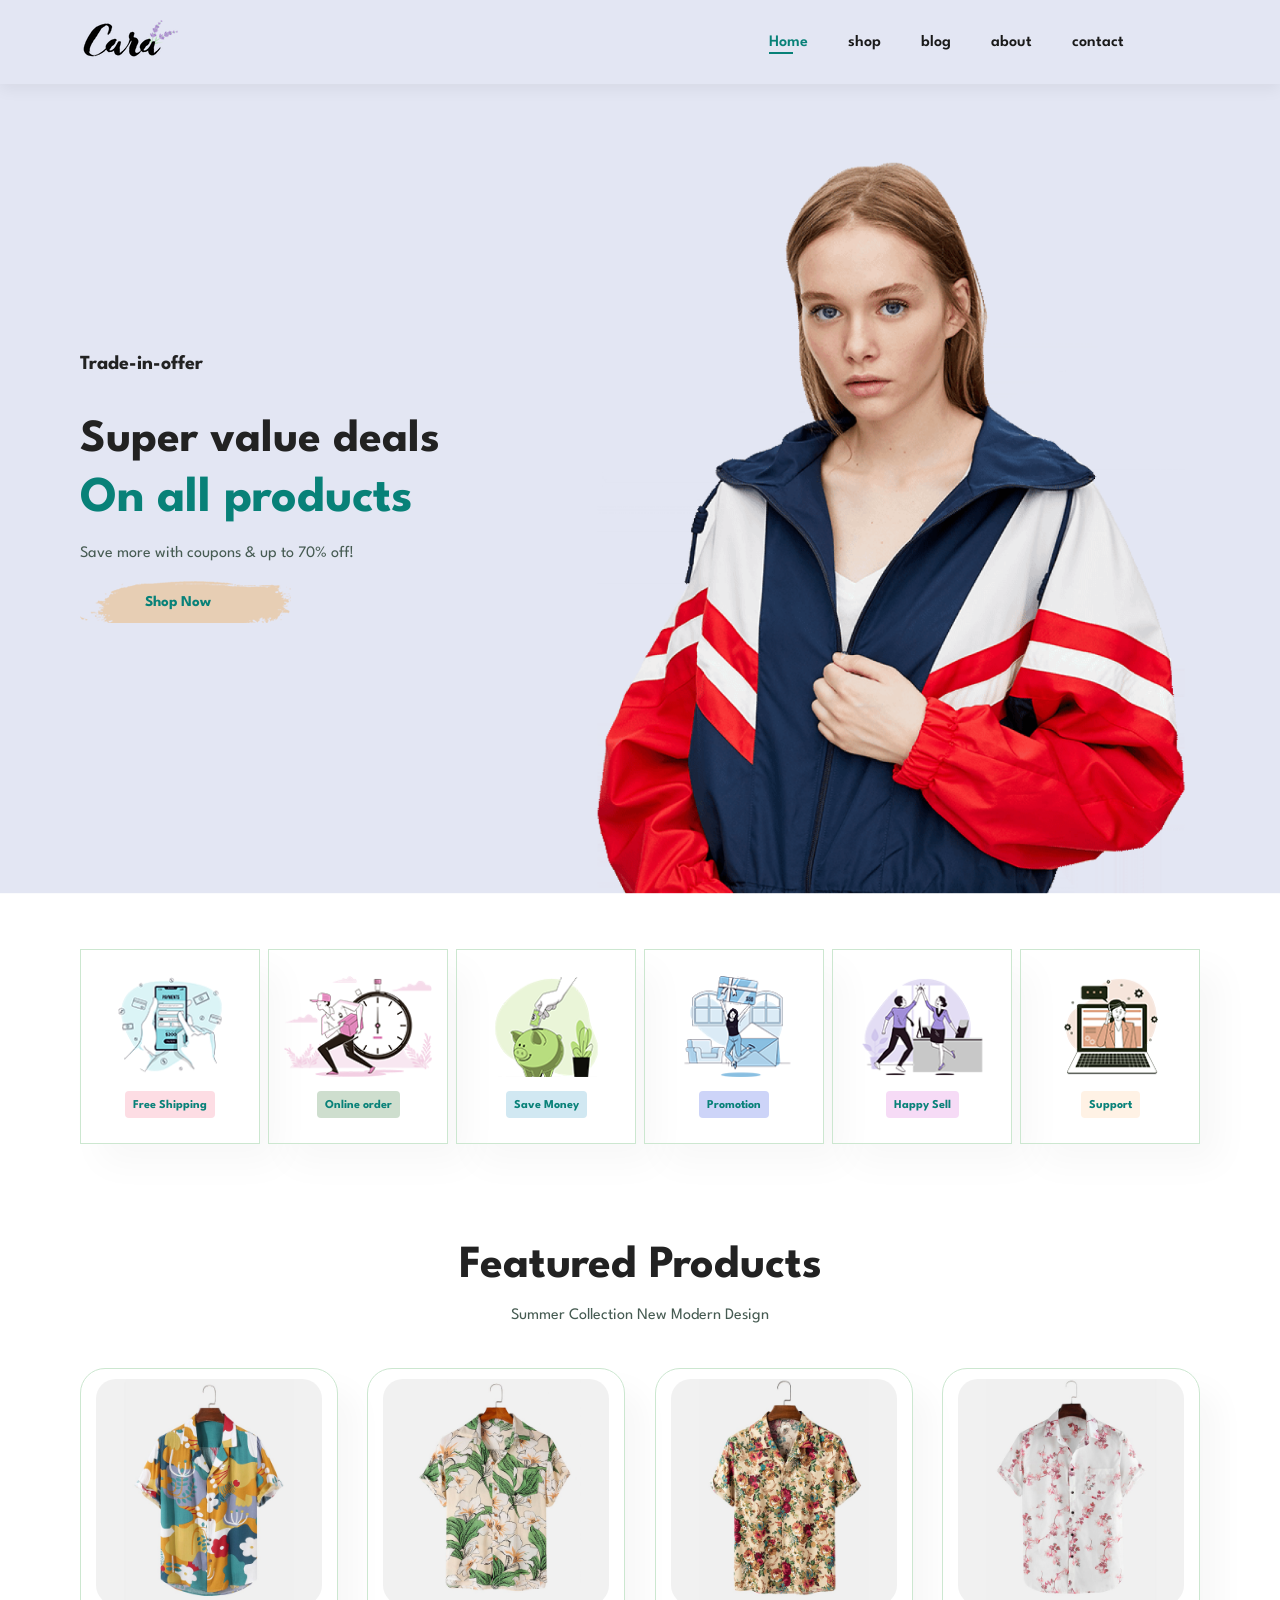
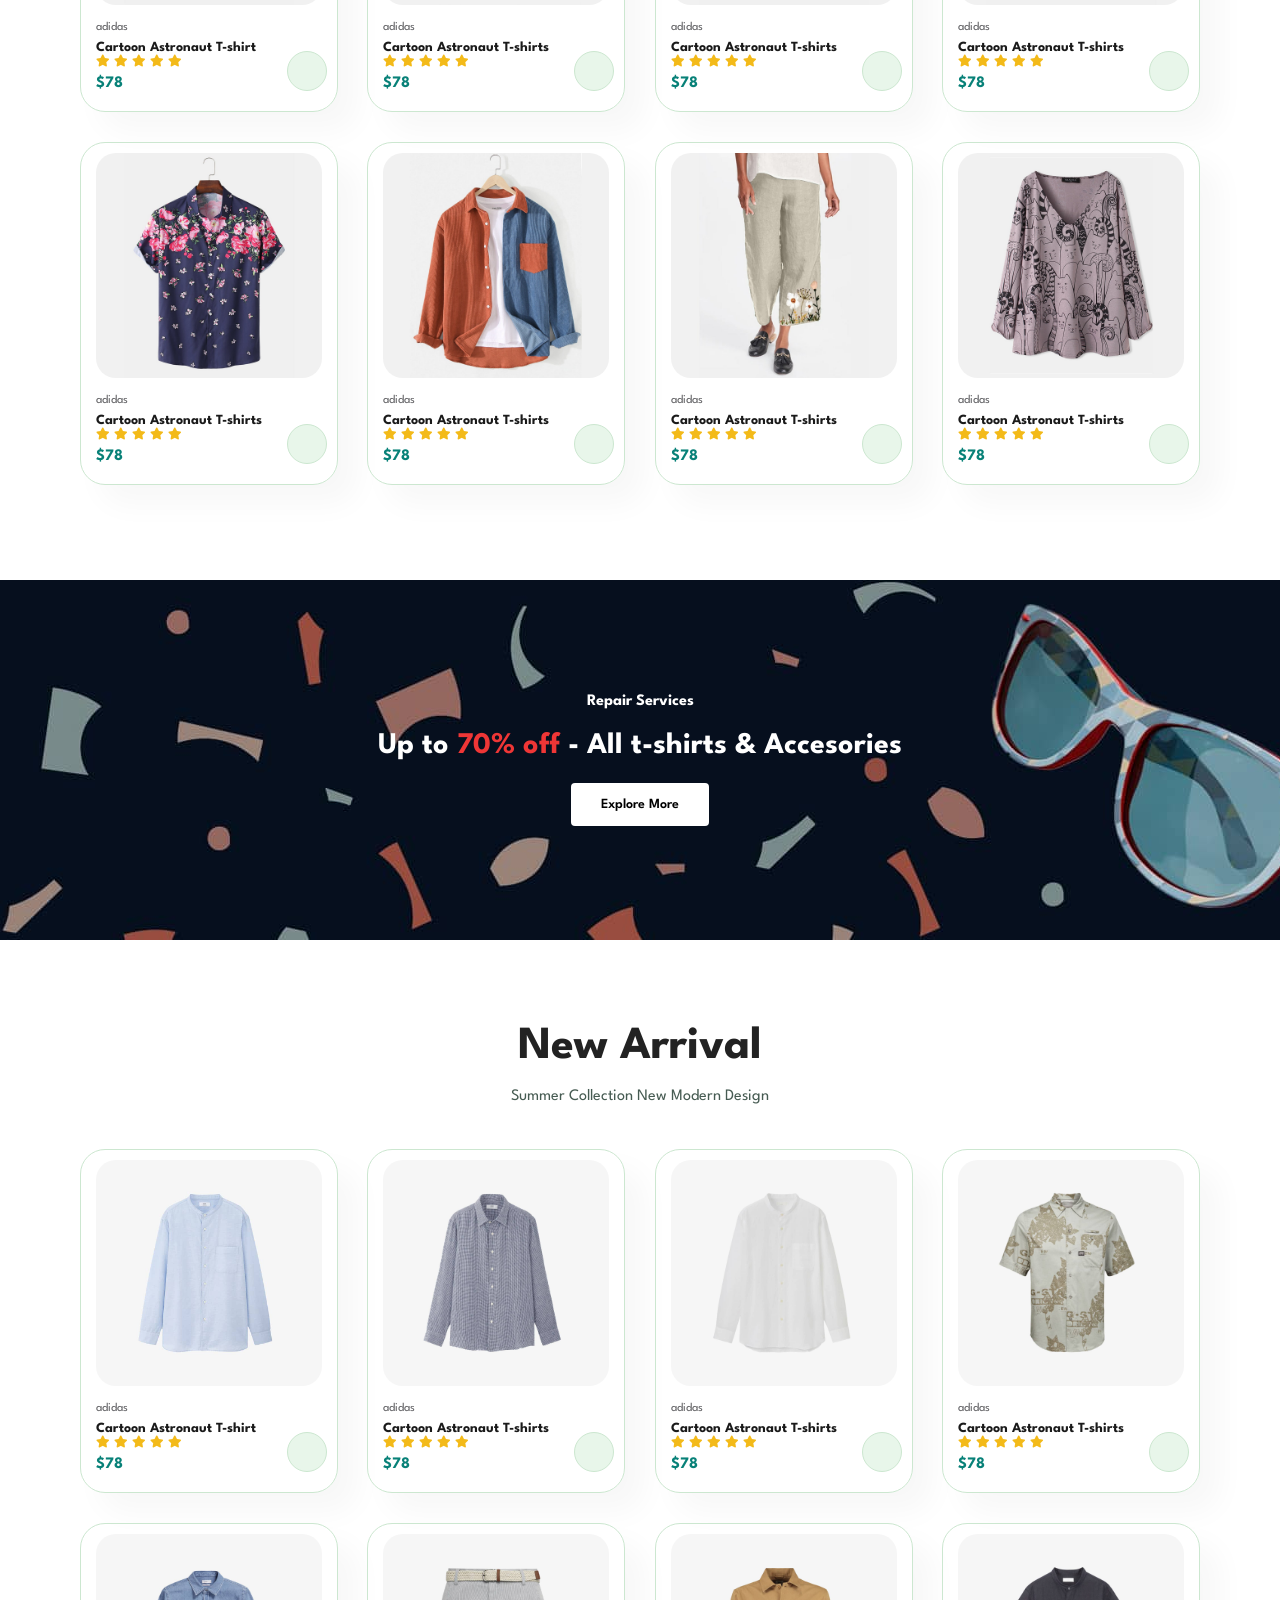
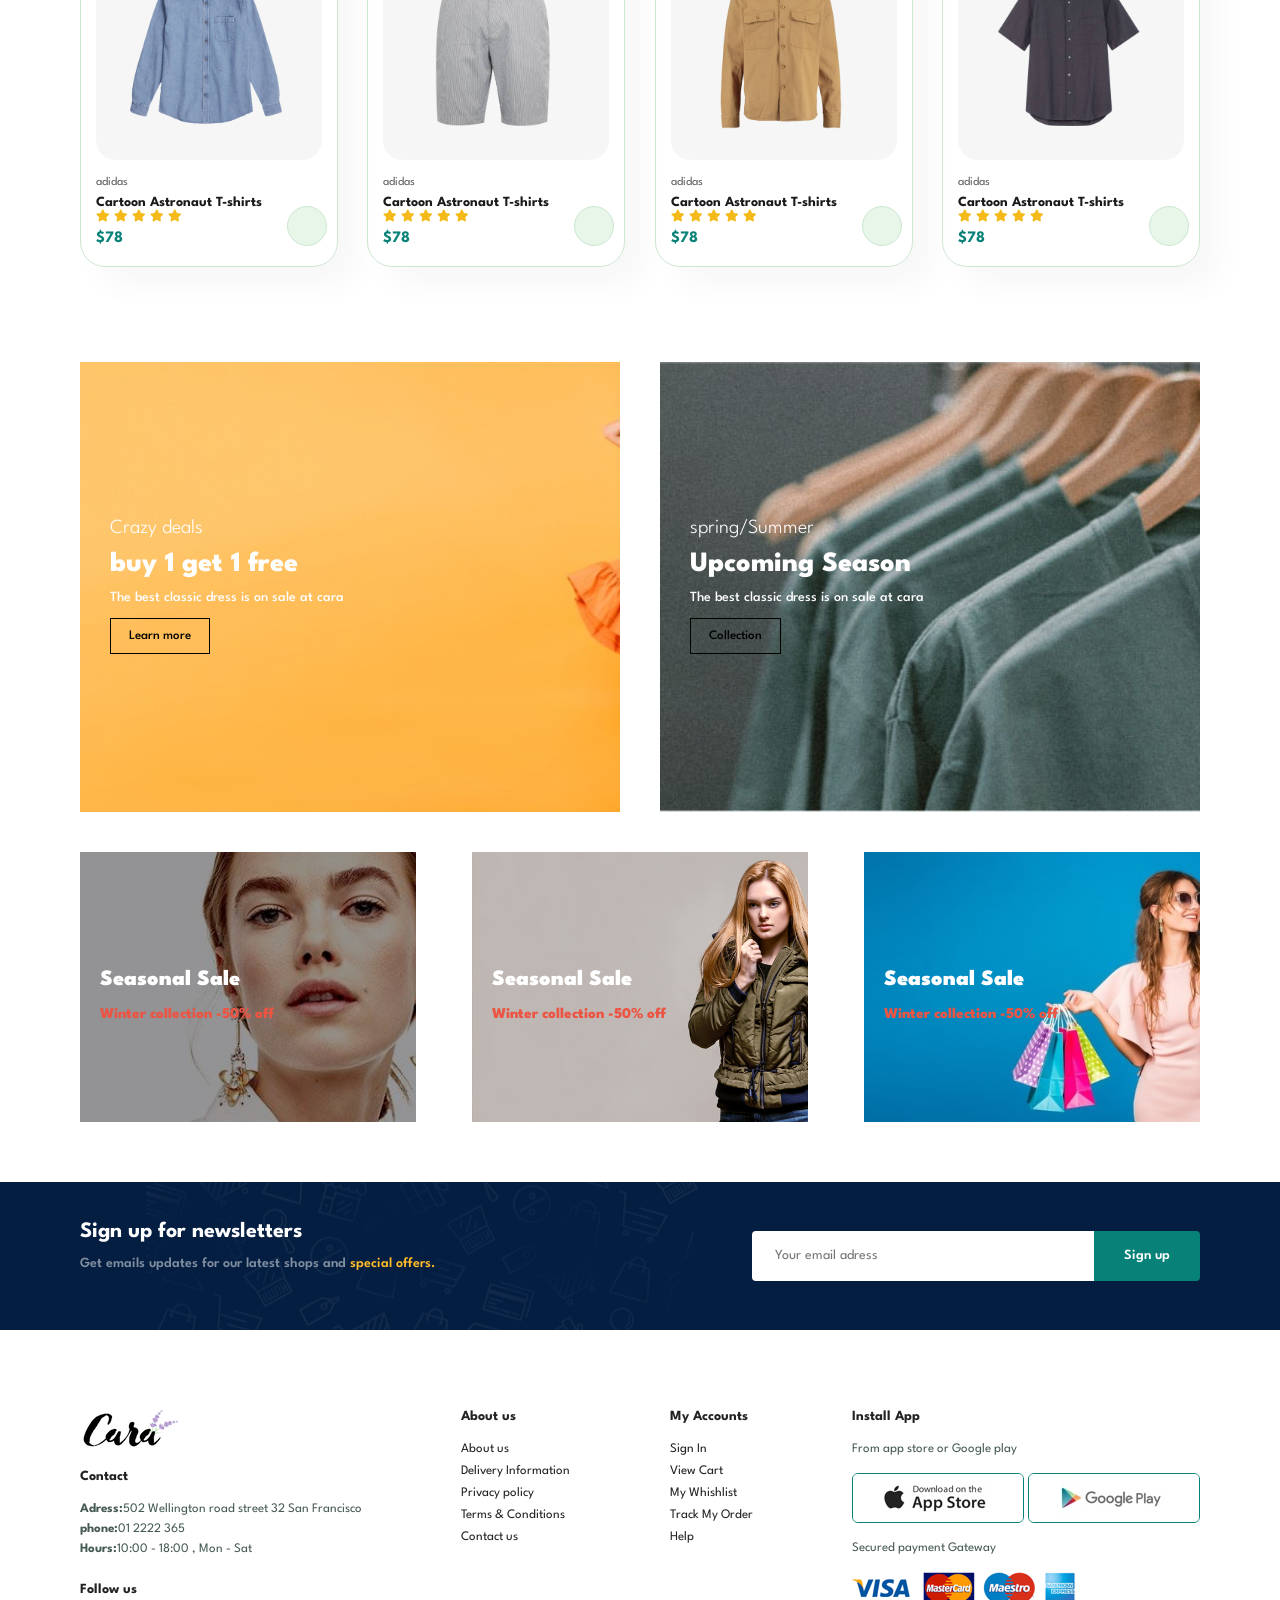
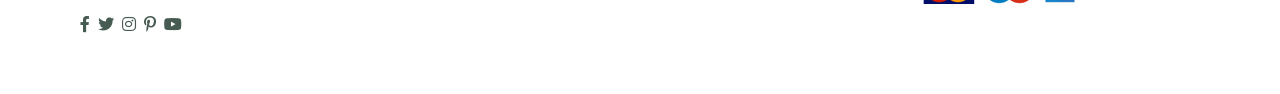
<file: index.html>
<!DOCTYPE html>
<html lang="en">
<head>
    <meta charset="UTF-8">
    <meta name="viewport" content="width=device-width, initial-scale=1.0">
    <title>Document</title>
    <link rel="stylesheet" href="style.css">
    <link rel="stylesheet" href="https://pro.fontawesome.com/releases/v5.10.0/css/all.css" />

</head>
<body>
    <section id="header">
        <a href="#"><img src="images/logo.png" class="logo" alt=""></a>
        <div >
            <ul id="navbar">
                <li><a href="index.html" class="active">Home</a></li>
                <li><a href="shop.html">shop</a></li>
                <li><a href="blog.html">blog</a></li>
                <li><a href="about.html">about</a></li>
                <li><a href="contact.html">contact</a></li>
                <li><a href="cart.html"> <i class="far fa-shopping-bag"></i></a></li>
            </ul>
        </div>
    </section>
    <section id="hero">
        <h4>Trade-in-offer</h4>
        <h2>Super value deals</h2>
        <h1>On all products</h1>
        <p>Save more with coupons & up to 70% off!</p>
        <button>Shop Now</button>
    </section>

    <section id="feature" class="section-p1">
        <div class="fe-box">
            <img src="images/features/f1.png" alt="">
            <h6>Free Shipping</h6>
        </div>
        <div class="fe-box">
            <img src="images/features/f2.png" alt="">
            <h6>Online order</h6>
        </div>
        <div class="fe-box">
            <img src="images/features/f3.png" alt="">
            <h6>Save Money</h6>
        </div>
        <div class="fe-box">
            <img src="images/features/f4.png" alt="">
            <h6>Promotion</h6>
        </div>
        <div class="fe-box">
            <img src="images/features/f5.png" alt="">
            <h6>Happy Sell</h6>
        </div>
        <div class="fe-box">
            <img src="images/features/f6.png" alt="">
            <h6>Support</h6>
        </div>
    </section>

    <section id="product1" class="section-p1">
        <h2>Featured Products</h2>
        <p>Summer Collection New Modern Design</p>
        <div class="pro-container">
            <div class="pro">
                <img src="images/products/f1.jpg" alt="">
                <div class="des">
                    <span>adidas</span>
                    <h5>Cartoon Astronaut T-shirt</h5>
                    <div class="star">
                        <i class="fas fa-star"></i>
                        <i class="fas fa-star"></i>
                        <i class="fas fa-star"></i>
                        <i class="fas fa-star"></i>
                        <i class="fas fa-star"></i>
                    </div>
                    <h4>$78</h4>
                </div>
                <a href="#"><i class="fas fa-shopping-cart cart"></i></a>
            </div>
            <div class="pro">
                <img src="images/products/f2.jpg" alt="">
                <div class="des">
                    <span>adidas</span>
                    <h5>Cartoon Astronaut T-shirts</h5>
                    <div class="star">
                        <i class="fas fa-star"></i>
                        <i class="fas fa-star"></i>
                        <i class="fas fa-star"></i>
                        <i class="fas fa-star"></i>
                        <i class="fas fa-star"></i>
                    </div>
                    <h4>$78</h4>
                </div>
                <a href="#"><i class="fas fa-shopping-cart cart"></i></a>
            </div>
             <div class="pro">
                <img src="images/products/f3.jpg" alt="">
                <div class="des">
                    <span>adidas</span>
                    <h5>Cartoon Astronaut T-shirts</h5>
                    <div class="star">
                        <i class="fas fa-star"></i>
                        <i class="fas fa-star"></i>
                        <i class="fas fa-star"></i>
                        <i class="fas fa-star"></i>
                        <i class="fas fa-star"></i>
                    </div>
                    <h4>$78</h4>
                </div>
                <a href="#"><i class="fas fa-shopping-cart cart"></i></a>
            </div>
             <div class="pro">
                <img src="images/products/f4.jpg" alt="">
                <div class="des">
                    <span>adidas</span>
                    <h5>Cartoon Astronaut T-shirts</h5>
                    <div class="star">
                        <i class="fas fa-star"></i>
                        <i class="fas fa-star"></i>
                        <i class="fas fa-star"></i>
                        <i class="fas fa-star"></i>
                        <i class="fas fa-star"></i>
                    </div>
                    <h4>$78</h4>
                </div>
                <a href="#"><i class="fas fa-shopping-cart cart"></i></a>
            </div>
             <div class="pro">
                <img src="images/products/f5.jpg" alt="">
                <div class="des">
                    <span>adidas</span>
                    <h5>Cartoon Astronaut T-shirts</h5>
                    <div class="star">
                        <i class="fas fa-star"></i>
                        <i class="fas fa-star"></i>
                        <i class="fas fa-star"></i>
                        <i class="fas fa-star"></i>
                        <i class="fas fa-star"></i>
                    </div>
                    <h4>$78</h4>
                </div>
                <a href="#"><i class="fas fa-shopping-cart cart"></i></a>
            </div>
             <div class="pro">
                <img src="images/products/f6.jpg" alt="">
                <div class="des">
                    <span>adidas</span>
                    <h5>Cartoon Astronaut T-shirts</h5>
                    <div class="star">
                        <i class="fas fa-star"></i>
                        <i class="fas fa-star"></i>
                        <i class="fas fa-star"></i>
                        <i class="fas fa-star"></i>
                        <i class="fas fa-star"></i>
                    </div>
                    <h4>$78</h4>
                </div>
                <a href="#"><i class="fas fa-shopping-cart cart"></i></a>
            </div> 
            <div class="pro">
                <img src="images/products/f7.jpg" alt="">
                <div class="des">
                    <span>adidas</span>
                    <h5>Cartoon Astronaut T-shirts</h5>
                    <div class="star">
                        <i class="fas fa-star"></i>
                        <i class="fas fa-star"></i>
                        <i class="fas fa-star"></i>
                        <i class="fas fa-star"></i>
                        <i class="fas fa-star"></i>
                    </div>
                    <h4>$78</h4>
                </div>
                <a href="#"><i class="fas fa-shopping-cart cart"></i></a>
            </div>
             <div class="pro">
                <img src="images/products/f8.jpg" alt="">
                <div class="des">
                    <span>adidas</span>
                    <h5>Cartoon Astronaut T-shirts</h5>
                    <div class="star">
                        <i class="fas fa-star"></i>
                        <i class="fas fa-star"></i>
                        <i class="fas fa-star"></i>
                        <i class="fas fa-star"></i>
                        <i class="fas fa-star"></i>
                    </div>
                    <h4>$78</h4>
                </div>
                <a href="#"><i class="fas fa-shopping-cart cart"></i></a>
            </div>
            </div> 
        
    </section>
    <section id="banner" class="section-m1" >
        <h4>Repair Services</h4>
        <h2>Up to <span>70% off</span> - All t-shirts & Accesories</h2>
        <button class="normal">Explore More</button>

    </section>

    <section id="product1" class="section-p1">
        <h2>New Arrival</h2>
        <p>Summer Collection New Modern Design</p>
        <div class="pro-container">
            <div class="pro">
                <img src="images/products/n1.jpg" alt="">
                <div class="des">
                    <span>adidas</span>
                    <h5>Cartoon Astronaut T-shirt</h5>
                    <div class="star">
                        <i class="fas fa-star"></i>
                        <i class="fas fa-star"></i>
                        <i class="fas fa-star"></i>
                        <i class="fas fa-star"></i>
                        <i class="fas fa-star"></i>
                    </div>
                    <h4>$78</h4>
                </div>
                <a href="#"><i class="fas fa-shopping-cart cart"></i></a>
            </div>
            <div class="pro">
                <img src="images/products/n2.jpg" alt="">
                <div class="des">
                    <span>adidas</span>
                    <h5>Cartoon Astronaut T-shirts</h5>
                    <div class="star">
                        <i class="fas fa-star"></i>
                        <i class="fas fa-star"></i>
                        <i class="fas fa-star"></i>
                        <i class="fas fa-star"></i>
                        <i class="fas fa-star"></i>
                    </div>
                    <h4>$78</h4>
                </div>
                <a href="#"><i class="fas fa-shopping-cart cart"></i></a>
            </div>
             <div class="pro">
                <img src="images/products/n3.jpg" alt="">
                <div class="des">
                    <span>adidas</span>
                    <h5>Cartoon Astronaut T-shirts</h5>
                    <div class="star">
                        <i class="fas fa-star"></i>
                        <i class="fas fa-star"></i>
                        <i class="fas fa-star"></i>
                        <i class="fas fa-star"></i>
                        <i class="fas fa-star"></i>
                    </div>
                    <h4>$78</h4>
                </div>
                <a href="#"><i class="fas fa-shopping-cart cart"></i></a>
            </div>
             <div class="pro">
                <img src="images/products/n4.jpg" alt="">
                <div class="des">
                    <span>adidas</span>
                    <h5>Cartoon Astronaut T-shirts</h5>
                    <div class="star">
                        <i class="fas fa-star"></i>
                        <i class="fas fa-star"></i>
                        <i class="fas fa-star"></i>
                        <i class="fas fa-star"></i>
                        <i class="fas fa-star"></i>
                    </div>
                    <h4>$78</h4>
                </div>
                <a href="#"><i class="fas fa-shopping-cart cart"></i></a>
            </div>
             <div class="pro">
                <img src="images/products/n5.jpg" alt="">
                <div class="des">
                    <span>adidas</span>
                    <h5>Cartoon Astronaut T-shirts</h5>
                    <div class="star">
                        <i class="fas fa-star"></i>
                        <i class="fas fa-star"></i>
                        <i class="fas fa-star"></i>
                        <i class="fas fa-star"></i>
                        <i class="fas fa-star"></i>
                    </div>
                    <h4>$78</h4>
                </div>
                <a href="#"><i class="fas fa-shopping-cart cart"></i></a>
            </div>
             <div class="pro">
                <img src="images/products/n6.jpg" alt="">
                <div class="des">
                    <span>adidas</span>
                    <h5>Cartoon Astronaut T-shirts</h5>
                    <div class="star">
                        <i class="fas fa-star"></i>
                        <i class="fas fa-star"></i>
                        <i class="fas fa-star"></i>
                        <i class="fas fa-star"></i>
                        <i class="fas fa-star"></i>
                    </div>
                    <h4>$78</h4>
                </div>
                <a href="#"><i class="fas fa-shopping-cart cart"></i></a>
            </div> 
            <div class="pro">
                <img src="images/products/n7.jpg" alt="">
                <div class="des">
                    <span>adidas</span>
                    <h5>Cartoon Astronaut T-shirts</h5>
                    <div class="star">
                        <i class="fas fa-star"></i>
                        <i class="fas fa-star"></i>
                        <i class="fas fa-star"></i>
                        <i class="fas fa-star"></i>
                        <i class="fas fa-star"></i>
                    </div>
                    <h4>$78</h4>
                </div>
                <a href="#"><i class="fas fa-shopping-cart cart"></i></a>
            </div>
             <div class="pro">
                <img src="images/products/n8.jpg" alt="">
                <div class="des">
                    <span>adidas</span>
                    <h5>Cartoon Astronaut T-shirts</h5>
                    <div class="star">
                        <i class="fas fa-star"></i>
                        <i class="fas fa-star"></i>
                        <i class="fas fa-star"></i>
                        <i class="fas fa-star"></i>
                        <i class="fas fa-star"></i>
                    </div>
                    <h4>$78</h4>
                </div>
                <a href="#"><i class="fas fa-shopping-cart cart"></i></a>
            </div>
            </div> 
        
    </section>

    <section id="sm-banner" class="section-p1">
        <div class="banner-box">
            <h4>Crazy deals</h4>
            <h2>buy 1 get 1 free</h2>
            <span>The best classic dress is on sale at cara</span>
            <button class="white">Learn more</button>
        </div>
        <div class="banner-box banner-box-2">
            <h4>spring/Summer</h4>
            <h2>Upcoming Season</h2>
            <span>The best classic dress is on sale at cara</span>
            <button class="white">Collection</button>
        </div>
    </section>
    <section id="banner3">
        <div class="banner-box">
            <h2>Seasonal Sale</h2>
            <h3>Winter collection -50% off</h3>
            
        </div>
        <div class="banner-box banner-box2">
            <h2>Seasonal Sale</h2>
            <h3>Winter collection -50% off</h3>
            
        </div>
        <div class="banner-box banner-box3">
            <h2>Seasonal Sale</h2>
            <h3>Winter collection -50% off</h3>
            
        </div>
    </section>
    <section id="newsletter" class="section-p1 section-m1">
        <div class="newstext">
            <h4>Sign up for newsletters</h4>
            <p>Get emails updates for our latest shops and <span>special offers.</span></p>
        </div>
        <div class="form">
            <input type="text" placeholder="Your email adress">
            <button class="normal">Sign up</button>
        </div>
    </section>

    <footer class="section-p1">
        <div class="col">
            <img class="logo" src="images/logo.png" alt="">
            <h4>Contact</h4>
            <p><strong>Adress:</strong>502 Wellington road street 32 San Francisco</p>
            <p><strong>phone:</strong>01 2222 365</p>
            <p><strong>Hours:</strong>10:00 - 18:00 , Mon - Sat</p>
            <div class="follow">
                <h4>Follow us</h4>
                <div class="icon">
                    <i class="fab fa-facebook-f"></i>
                    <i class="fab fa-twitter"></i>
                    <i class="fab fa-instagram"></i>
                    <i class="fab fa-pinterest-p"></i>
                    <i class="fab fa-youtube"></i>
                </div>
            </div>
        </div>
        <div class="col">
            <h4>About us</h4>
            <a href="#">About us</a>
            <a href="#">Delivery Information</a>
            <a href="#">Privacy policy</a>
            <a href="#">Terms & Conditions</a>
            <a href="#">Contact us</a>
        </div>
        <div class="col">
            <h4>My Accounts</h4>
            <a href="#">Sign In</a>
            <a href="#">View Cart</a>
            <a href="#">My Whishlist</a>
            <a href="#">Track My Order</a>
            <a href="#">Help</a>
        </div>
        <div class="col install">
            <h4>Install App</h4>
            <p>From app store or Google play</p>
            <div class="row">
                <img src="images/pay/app.jpg" alt="">
                <img src="images/pay/play.jpg" alt="">
            </div>
            <p>Secured payment Gateway</p>
            <img src="images/pay/pay.png" alt="">

        </div>
    </footer>


    <script src="style.css"></script>
</body>
</html>
</file>
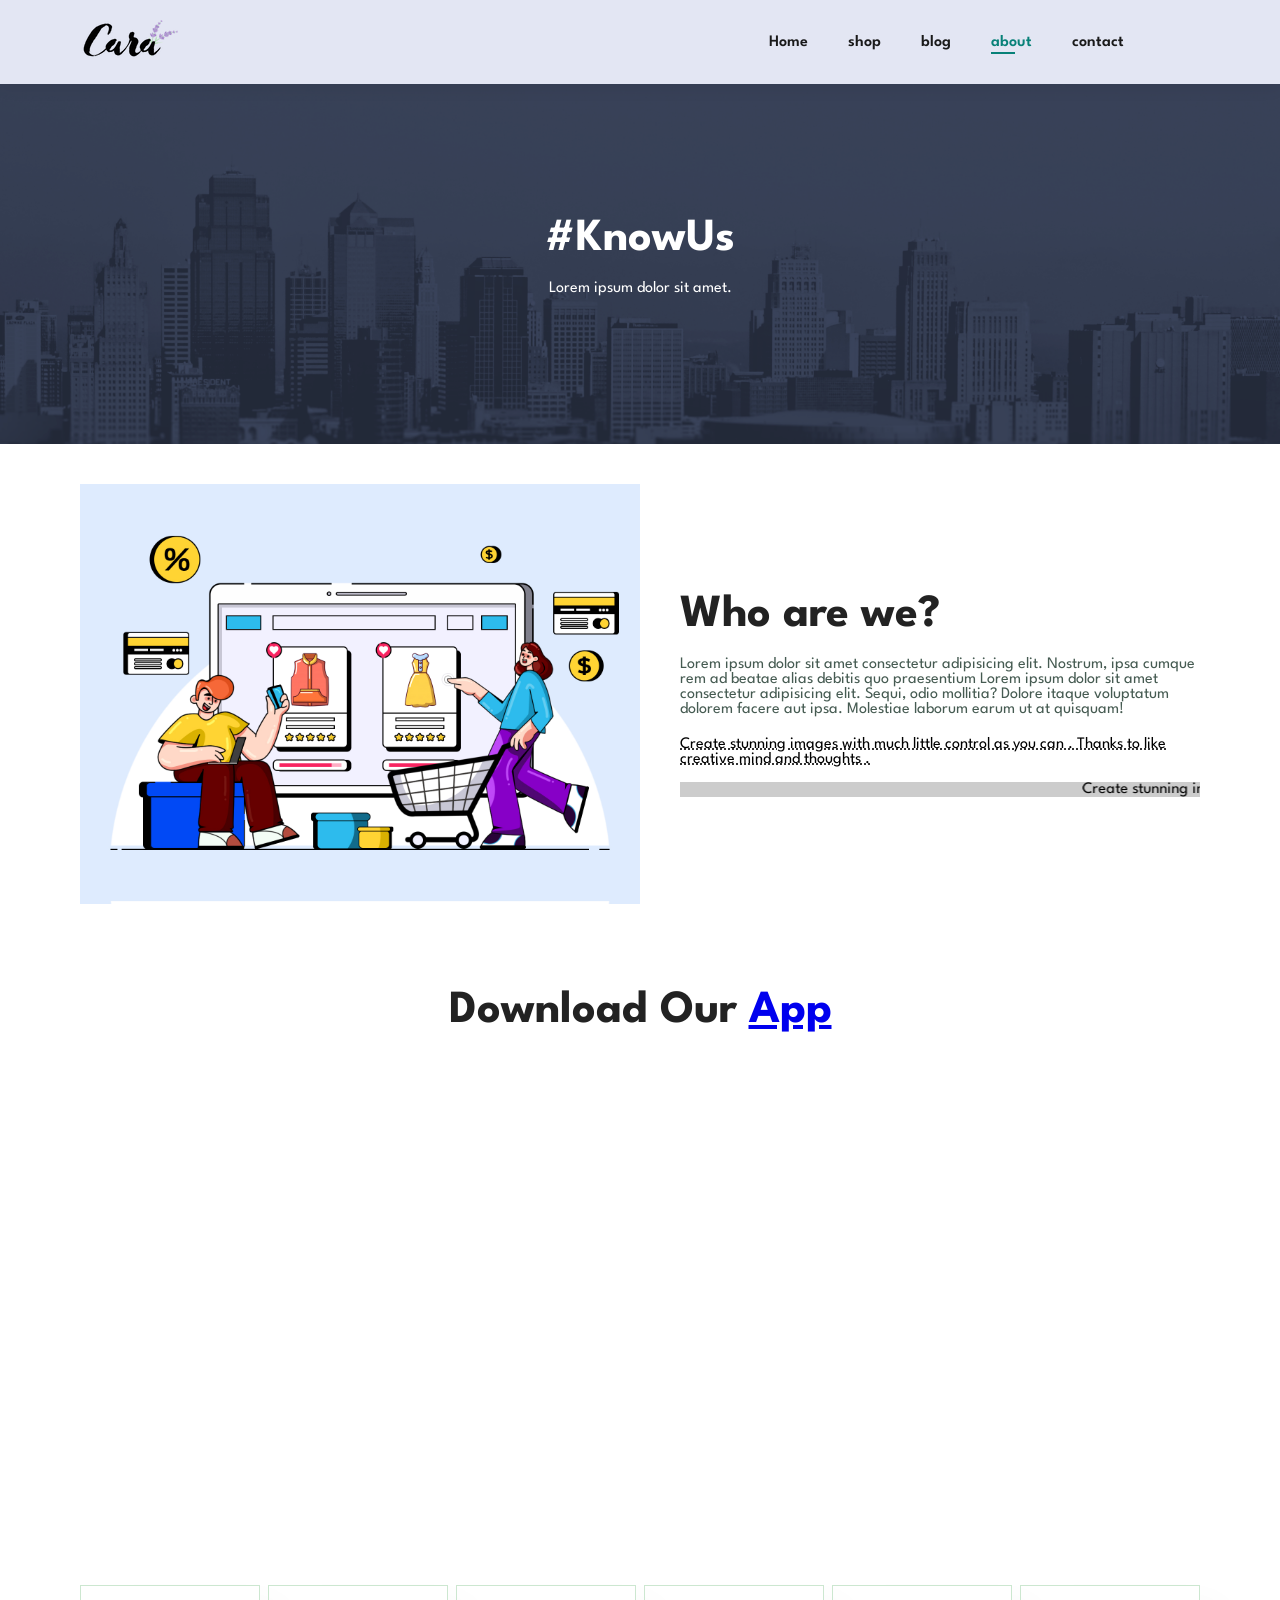
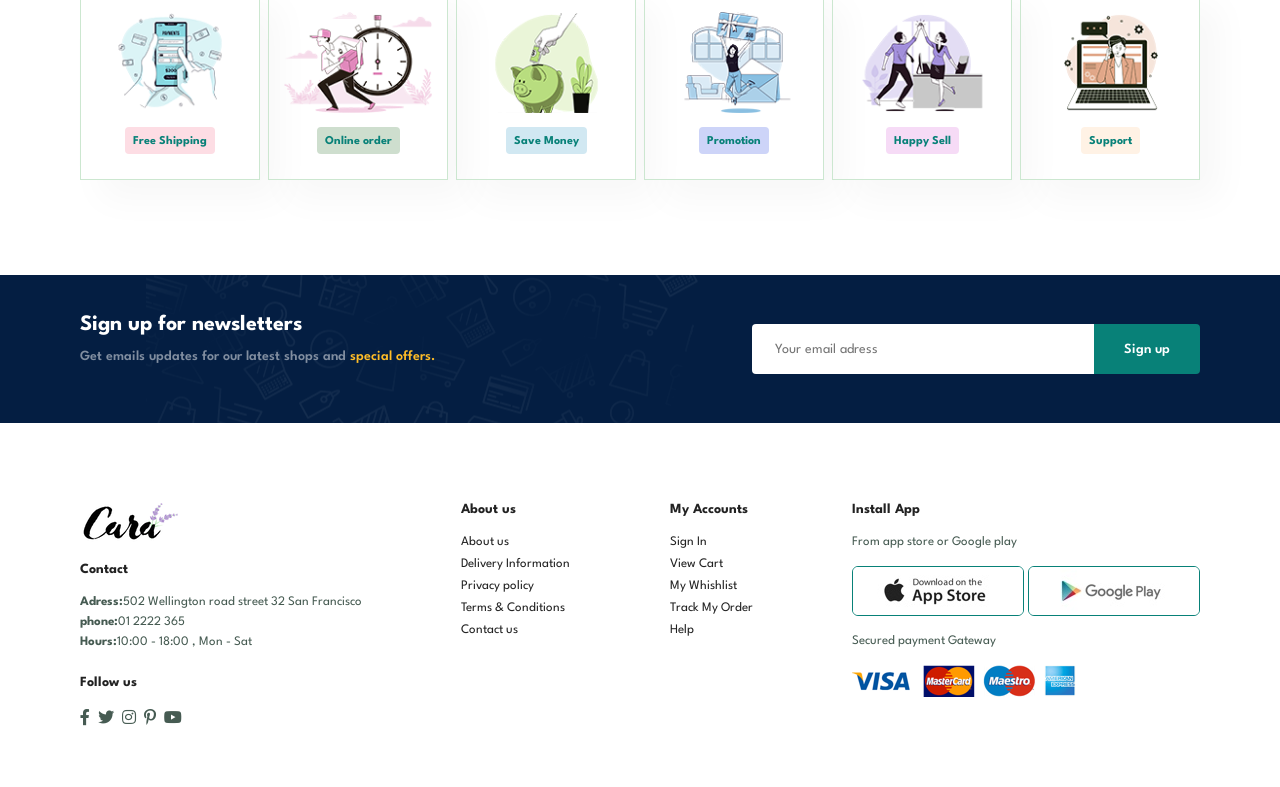
<file: About.html>
<!DOCTYPE html>
<html lang="en">
<head>
    <meta charset="UTF-8">
    <meta name="viewport" content="width=device-width, initial-scale=1.0">
    <title>Document</title>
    <link rel="stylesheet" href="style.css">
    <link rel="stylesheet" href="https://pro.fontawesome.com/releases/v5.10.0/css/all.css" />

</head>
<body>
    <section id="header">
        <a href="#"><img src="images/logo.png" class="logo" alt=""></a>
        <div >
            <ul id="navbar">
                <li><a href="index.html" >Home</a></li>
                <li><a href="shop.html" >shop</a></li>
                <li><a href="blog.html" >blog</a></li>
                <li><a href="about.html" class="active">about</a></li>
                <li><a href="contact.html">contact</a></li>
                <li><a href="cart.html"> <i class="far fa-shopping-bag"></i></a></li>
                <a href="#" id="close"><i class="far fa-times"></i></a>
        
            </ul>
        </div>
        <div id="mobile">
            <a href="cart.html"> <i class="far fa-shopping-bag"></i></a>
            <i id="bar" class="fas fa-outdent"></i>
        </div>

    </section>
    <section id="page-header" class="about-header">
        <h2>#KnowUs</h2>
        <p>Lorem ipsum dolor sit amet.</p>
    </section>
    <section id="about-head" class="section-p1">
        <img src="images/about/a6.jpg" alt="">
        <div class="details">
            <h2>Who are we?</h2>
            <p>Lorem ipsum dolor sit amet consectetur adipisicing elit.
                Nostrum, ipsa cumque rem ad beatae alias debitis quo praesentium
                Lorem ipsum dolor sit amet consectetur adipisicing elit. Sequi, odio mollitia? 
                Dolore itaque voluptatum dolorem facere aut ipsa. Molestiae laborum earum ut at quisquam!
               </p>
            <abbr title="">Create stunning images with much little control as you can . Thanks 
                to like creative mind and thoughts .
            </abbr>
            <br><br>
            <marquee bgcolor="#ccc" loop="-1" scrollamout="5" width="100%">
                Create stunning images with much little control as you can . Thanks 
                to like creative mind and thoughts .
            </marquee>
        </div>
    </section>
   <section id="about-app" class="section-p1">
    <h2>Download Our <a href="#">App</a></h2>
    <dic class="video">
        <video autoplay muted loop src="images/about/1.mp4"></video>
    </dic>
   </section>
   <section id="feature" class="section-p1">
        <div class="fe-box">
            <img src="images/features/f1.png" alt="">
            <h6>Free Shipping</h6>
        </div>
        <div class="fe-box">
            <img src="images/features/f2.png" alt="">
            <h6>Online order</h6>
        </div>
        <div class="fe-box">
            <img src="images/features/f3.png" alt="">
            <h6>Save Money</h6>
        </div>
        <div class="fe-box">
            <img src="images/features/f4.png" alt="">
            <h6>Promotion</h6>
        </div>
        <div class="fe-box">
            <img src="images/features/f5.png" alt="">
            <h6>Happy Sell</h6>
        </div>
        <div class="fe-box">
            <img src="images/features/f6.png" alt="">
            <h6>Support</h6>
        </div>
    </section>
     <section id="newsletter" class="section-p1 section-m1">
        <div class="newstext">
            <h4>Sign up for newsletters</h4>
            <p>Get emails updates for our latest shops and <span>special offers.</span></p>
        </div>
        <div class="form">
            <input type="text" placeholder="Your email adress">
            <button class="normal">Sign up</button>
        </div>
    </section>

    <footer class="section-p1">
        <div class="col">
            <img class="logo" src="images/logo.png" alt="">
            <h4>Contact</h4>
            <p><strong>Adress:</strong>502 Wellington road street 32 San Francisco</p>
            <p><strong>phone:</strong>01 2222 365</p>
            <p><strong>Hours:</strong>10:00 - 18:00 , Mon - Sat</p>
            <div class="follow">
                <h4>Follow us</h4>
                <div class="icon">
                    <i class="fab fa-facebook-f"></i>
                    <i class="fab fa-twitter"></i>
                    <i class="fab fa-instagram"></i>
                    <i class="fab fa-pinterest-p"></i>
                    <i class="fab fa-youtube"></i>
                </div>
            </div>
        </div>
        <div class="col">
            <h4>About us</h4>
            <a href="#">About us</a>
            <a href="#">Delivery Information</a>
            <a href="#">Privacy policy</a>
            <a href="#">Terms & Conditions</a>
            <a href="#">Contact us</a>
        </div>
        <div class="col">
            <h4>My Accounts</h4>
            <a href="#">Sign In</a>
            <a href="#">View Cart</a>
            <a href="#">My Whishlist</a>
            <a href="#">Track My Order</a>
            <a href="#">Help</a>
        </div>
        <div class="col install">
            <h4>Install App</h4>
            <p>From app store or Google play</p>
            <div class="row">
                <img src="images/pay/app.jpg" alt="">
                <img src="images/pay/play.jpg" alt="">
            </div>
            <p>Secured payment Gateway</p>
            <img src="images/pay/pay.png" alt="">

        </div>
    </footer>


    <script src="script.js"></script>
</body>
</html>
</file>
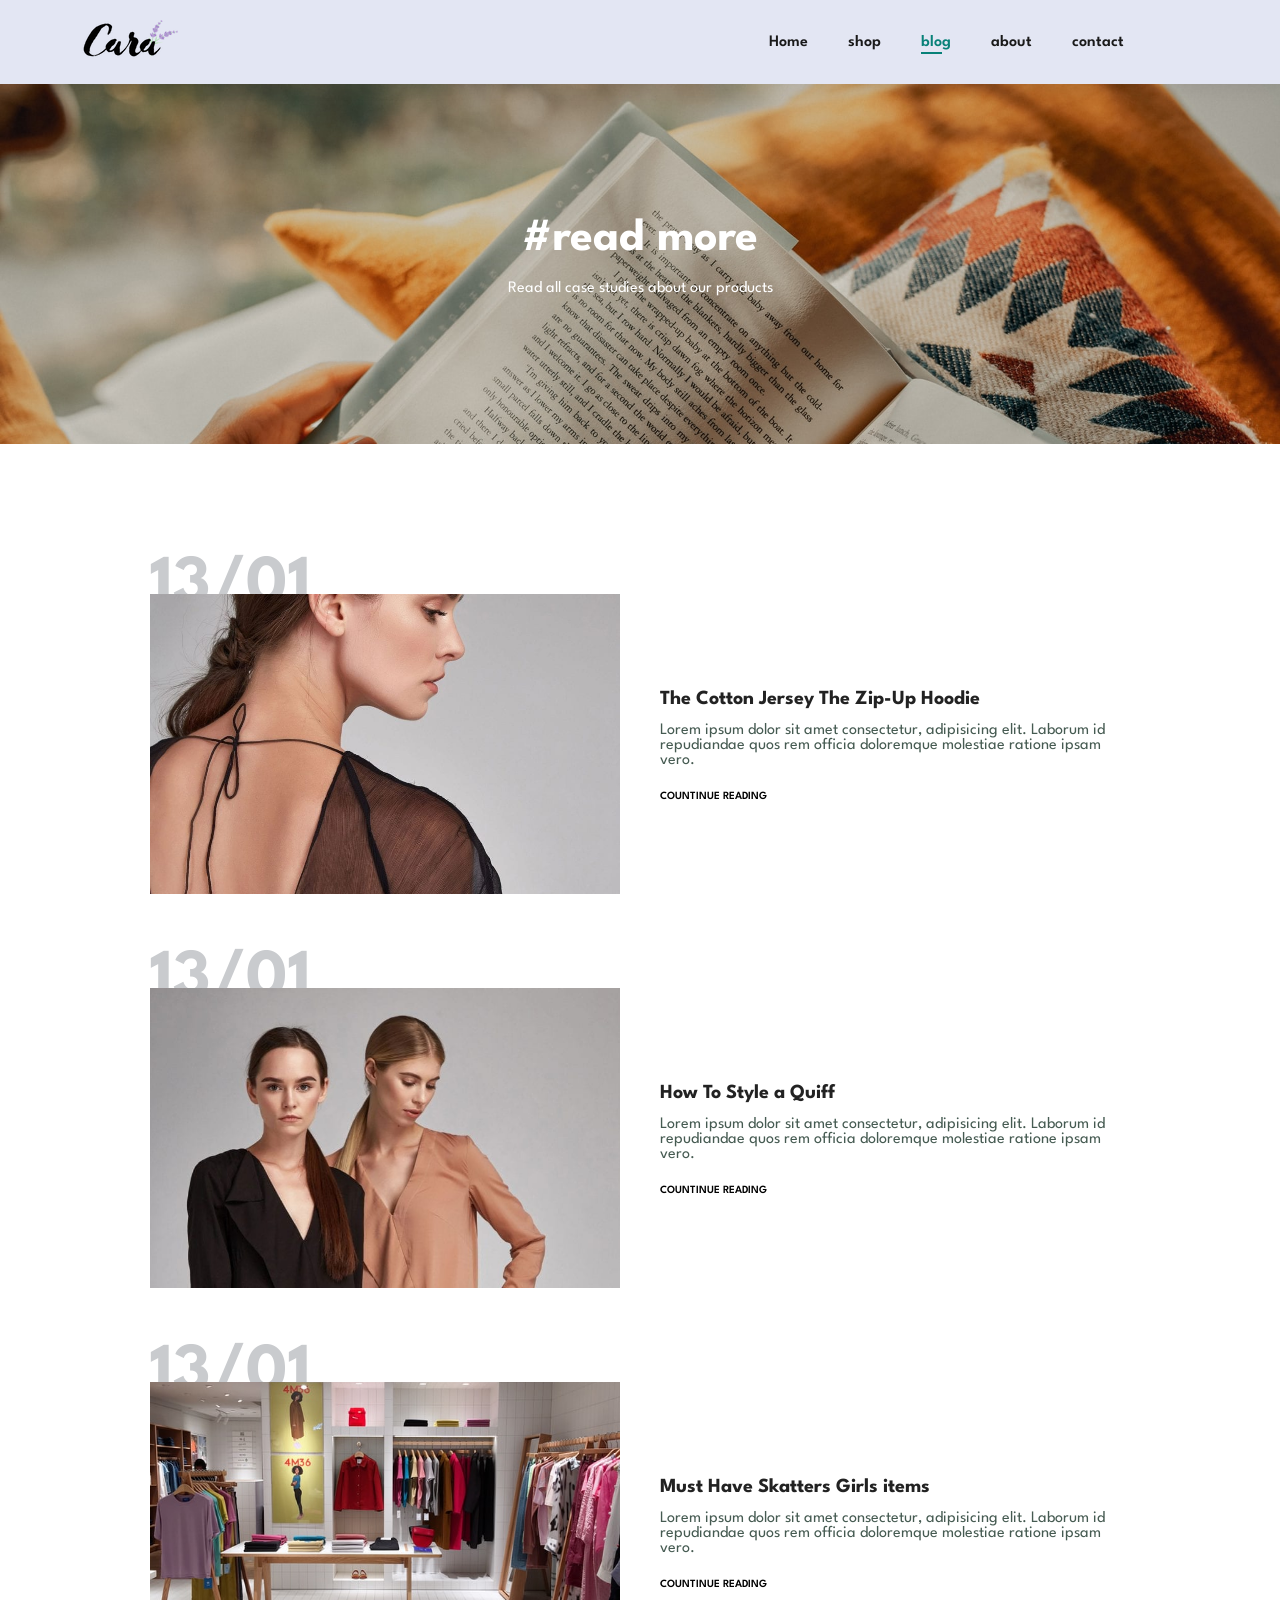
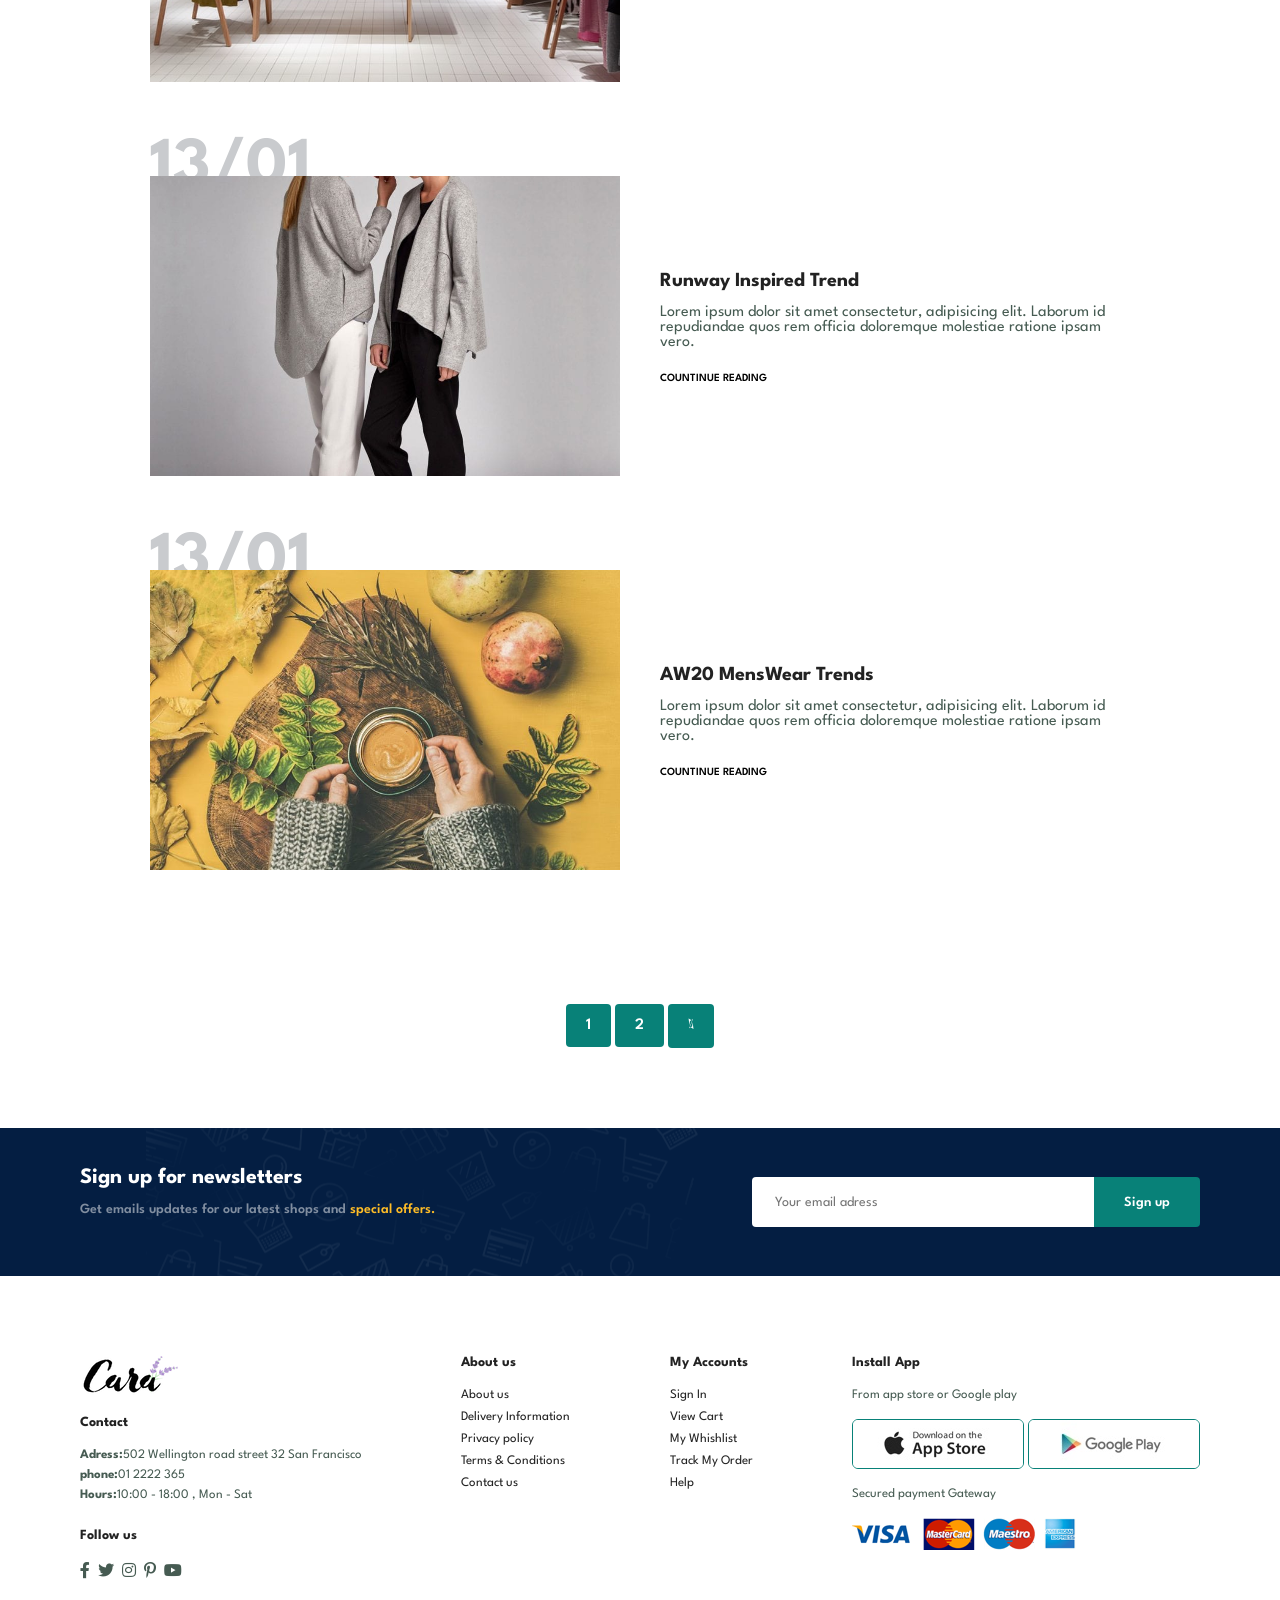
<file: blog.html>
<!DOCTYPE html>
<html lang="en">
<head>
    <meta charset="UTF-8">
    <meta name="viewport" content="width=device-width, initial-scale=1.0">
    <title>Document</title>
    <link rel="stylesheet" href="style.css">
    <link rel="stylesheet" href="https://pro.fontawesome.com/releases/v5.10.0/css/all.css" />

</head>
<body>
    <section id="header">
        <a href="#"><img src="images/logo.png" class="logo" alt=""></a>
        <div >
            <ul id="navbar">
                <li><a href="index.html" >Home</a></li>
                <li><a href="shop.html" >shop</a></li>
                <li><a href="blog.html" class="active">blog</a></li>
                <li><a href="about.html">about</a></li>
                <li><a href="contact.html">contact</a></li>
                <li><a href="cart.html"> <i class="far fa-shopping-bag"></i></a></li>
                <a href="#" id="close"><i class="far fa-times"></i></a>
        
            </ul>
        </div>
        <div id="mobile">
            <a href="cart.html"> <i class="far fa-shopping-bag"></i></a>
            <i id="bar" class="fas fa-outdent"></i>
        </div>

    </section>
    <section id="page-header" class="blog-header">
        <h2>#read more</h2>
        <p>Read all case studies about our products</p>
    </section>

    <section id="blog">
        <div class="blogbox">
            <div class="blog-img">
                <img src="images/blog/b1.jpg" alt="">
            </div>
            <div class="blog-details">
                <h4>The Cotton Jersey The Zip-Up Hoodie</h4>
                <p>Lorem ipsum dolor sit amet consectetur,
                    adipisicing elit. Laborum id repudiandae quos rem officia 
                    doloremque molestiae ratione ipsam vero.</p>
                    <a href="#">COUNTINUE READING</a>
                </div>
                <h1>13/01</h1>
            </div>
        <div class="blogbox">
            <div class="blog-img">
                <img src="images/blog/b2.jpg" alt="">
            </div>
            <div class="blog-details">
                <h4>How To Style a Quiff</h4>
                <p>Lorem ipsum dolor sit amet consectetur,
                    adipisicing elit. Laborum id repudiandae quos rem officia 
                    doloremque molestiae ratione ipsam vero.</p>
                    <a href="#">COUNTINUE READING</a>
                </div>
                <h1>13/01</h1>
            </div>
        <div class="blogbox">
            <div class="blog-img">
                <img src="images/blog/b3.jpg" alt="">
            </div>
            <div class="blog-details">
                <h4>Must Have Skatters Girls items</h4>
                <p>Lorem ipsum dolor sit amet consectetur,
                    adipisicing elit. Laborum id repudiandae quos rem officia 
                    doloremque molestiae ratione ipsam vero.</p>
                    <a href="#">COUNTINUE READING</a>
                </div>
                <h1>13/01</h1>
            </div>
        <div class="blogbox">
            <div class="blog-img">
                <img src="images/blog/b4.jpg" alt="">
            </div>
            <div class="blog-details">
                <h4>Runway Inspired Trend</h4>
                <p>Lorem ipsum dolor sit amet consectetur,
                    adipisicing elit. Laborum id repudiandae quos rem officia 
                    doloremque molestiae ratione ipsam vero.</p>
                    <a href="#">COUNTINUE READING</a>
                </div>
                <h1>13/01</h1>
            </div>
        <div class="blogbox">
            <div class="blog-img">
                <img src="images/blog/b6.jpg" alt="">
            </div>
            <div class="blog-details">
                <h4>AW20 MensWear Trends</h4>
                <p>Lorem ipsum dolor sit amet consectetur,
                    adipisicing elit. Laborum id repudiandae quos rem officia 
                    doloremque molestiae ratione ipsam vero.</p>
                    <a href="#">COUNTINUE READING</a>
                </div>
                <h1>13/01</h1>
            </div>
    </section>
    <section id="pagination" class="section-p1">
        <a href="#">1</a>
        <a href="#">2</a>
        <a href="#" class="fal fa-long-arrow-alt-right"></a>
    </section>
        
    <section id="newsletter" class="section-p1 section-m1">
        <div class="newstext">
            <h4>Sign up for newsletters</h4>
            <p>Get emails updates for our latest shops and <span>special offers.</span></p>
        </div>
        <div class="form">
            <input type="text" placeholder="Your email adress">
            <button class="normal">Sign up</button>
        </div>
    </section>

    <footer class="section-p1">
        <div class="col">
            <img class="logo" src="images/logo.png" alt="">
            <h4>Contact</h4>
            <p><strong>Adress:</strong>502 Wellington road street 32 San Francisco</p>
            <p><strong>phone:</strong>01 2222 365</p>
            <p><strong>Hours:</strong>10:00 - 18:00 , Mon - Sat</p>
            <div class="follow">
                <h4>Follow us</h4>
                <div class="icon">
                    <i class="fab fa-facebook-f"></i>
                    <i class="fab fa-twitter"></i>
                    <i class="fab fa-instagram"></i>
                    <i class="fab fa-pinterest-p"></i>
                    <i class="fab fa-youtube"></i>
                </div>
            </div>
        </div>
        <div class="col">
            <h4>About us</h4>
            <a href="#">About us</a>
            <a href="#">Delivery Information</a>
            <a href="#">Privacy policy</a>
            <a href="#">Terms & Conditions</a>
            <a href="#">Contact us</a>
        </div>
        <div class="col">
            <h4>My Accounts</h4>
            <a href="#">Sign In</a>
            <a href="#">View Cart</a>
            <a href="#">My Whishlist</a>
            <a href="#">Track My Order</a>
            <a href="#">Help</a>
        </div>
        <div class="col install">
            <h4>Install App</h4>
            <p>From app store or Google play</p>
            <div class="row">
                <img src="images/pay/app.jpg" alt="">
                <img src="images/pay/play.jpg" alt="">
            </div>
            <p>Secured payment Gateway</p>
            <img src="images/pay/pay.png" alt="">

        </div>
    </footer>


    <script src="script.js"></script>
</body>
</html>
</file>
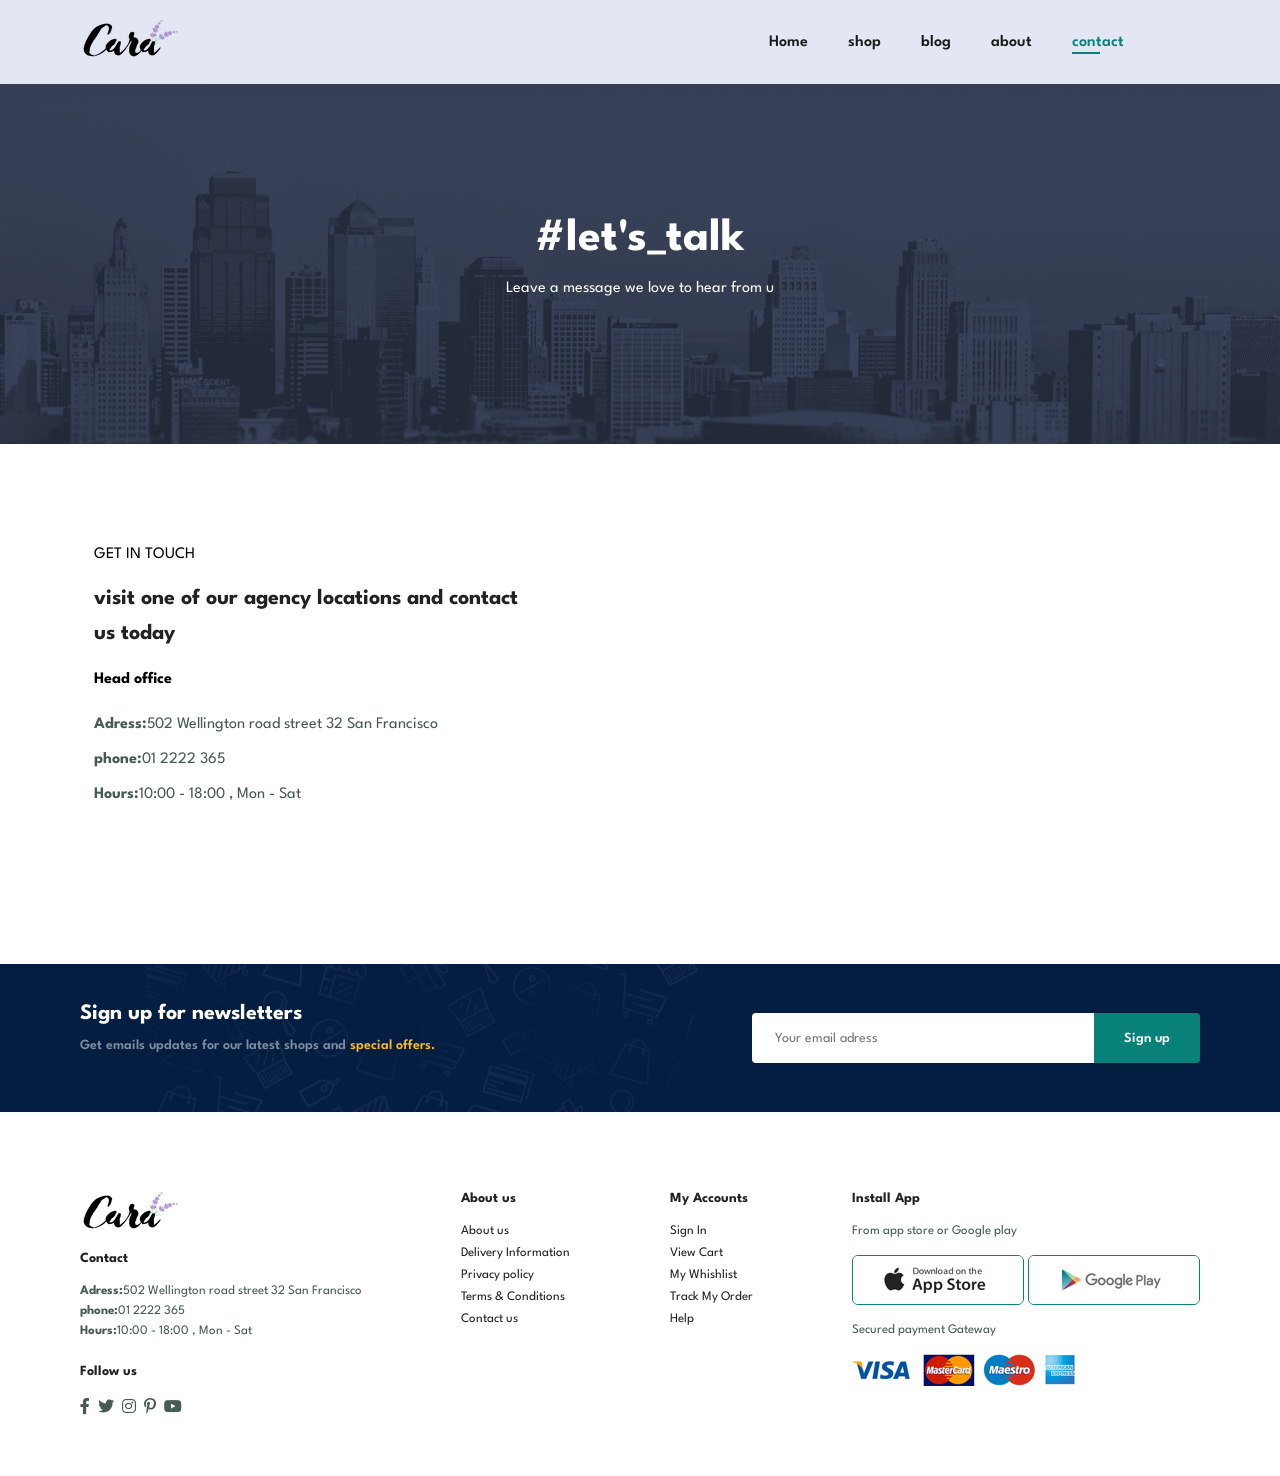
<file: contact.html>
<!DOCTYPE html>
<html lang="en">

<head>
    <meta charset="UTF-8">
    <meta name="viewport" content="width=device-width, initial-scale=1.0">
    <title>Document</title>
    <link rel="stylesheet" href="style.css">
    <link rel="stylesheet" href="https://pro.fontawesome.com/releases/v5.10.0/css/all.css" />

</head>

<body>
    <section id="header">
        <a href="#"><img src="images/logo.png" class="logo" alt=""></a>
        <div>
            <ul id="navbar">
                <li><a href="index.html">Home</a></li>
                <li><a href="shop.html">shop</a></li>
                <li><a href="blog.html">blog</a></li>
                <li><a href="about.html">about</a></li>
                <li><a href="contact.html" class="active">contact</a></li>
                <li><a href="cart.html"> <i class="far fa-shopping-bag"></i></a></li>
                <a href="#" id="close"><i class="far fa-times"></i></a>

            </ul>
        </div>
        <div id="mobile">
            <a href="cart.html"> <i class="far fa-shopping-bag"></i></a>
            <i id="bar" class="fas fa-outdent"></i>
        </div>

    </section>
    <section id="page-header" class="about-header">
        <h2>#let's_talk</h2>
        <p>Leave a message we love to hear from u </p>
    </section>
    <section id="contact" class="section-p1">
        <div class="details">
            <span>GET IN TOUCH</span>
            <h2>visit one of our agency locations and contact us today </h2>
            <h3>Head office</h3>
            <div>
                <p><strong>Adress:</strong>502 Wellington road street 32 San Francisco</p>
                <p><strong>phone:</strong>01 2222 365</p>
                <p><strong>Hours:</strong>10:00 - 18:00 , Mon - Sat</p>
            </div>
        </div>
        <div class="maps">
            <iframe
                src="https://www.google.com/maps/embed?pb=!1m18!1m12!1m3!1d201880.54970370617!2d-122.73296596691995!3d37.75760297104393!2m3!1f0!2f0!3f0!3m2!1i1024!2i768!4f13.1!3m3!1m2!1s0x80859a6d00690021%3A0x4a501367f076adff!2sSan%20Francisco%2C%20CA%2C%20USA!5e0!3m2!1sen!2s!4v1765123373807!5m2!1sen!2s"
                width="600" height="450" style="border:0;" allowfullscreen="" loading="lazy"
                referrerpolicy="no-referrer-when-downgrade"></iframe>
        </div>
    </section>


    <section id="newsletter" class="section-p1 section-m1">
        <div class="newstext">
            <h4>Sign up for newsletters</h4>
            <p>Get emails updates for our latest shops and <span>special offers.</span></p>
        </div>
        <div class="form">
            <input type="text" placeholder="Your email adress">
            <button class="normal">Sign up</button>
        </div>
    </section>

    <footer class="section-p1">
        <div class="col">
            <img class="logo" src="images/logo.png" alt="">
            <h4>Contact</h4>
            <p><strong>Adress:</strong>502 Wellington road street 32 San Francisco</p>
            <p><strong>phone:</strong>01 2222 365</p>
            <p><strong>Hours:</strong>10:00 - 18:00 , Mon - Sat</p>
            <div class="follow">
                <h4>Follow us</h4>
                <div class="icon">
                    <i class="fab fa-facebook-f"></i>
                    <i class="fab fa-twitter"></i>
                    <i class="fab fa-instagram"></i>
                    <i class="fab fa-pinterest-p"></i>
                    <i class="fab fa-youtube"></i>
                </div>
            </div>
        </div>
        <div class="col">
            <h4>About us</h4>
            <a href="#">About us</a>
            <a href="#">Delivery Information</a>
            <a href="#">Privacy policy</a>
            <a href="#">Terms & Conditions</a>
            <a href="#">Contact us</a>
        </div>
        <div class="col">
            <h4>My Accounts</h4>
            <a href="#">Sign In</a>
            <a href="#">View Cart</a>
            <a href="#">My Whishlist</a>
            <a href="#">Track My Order</a>
            <a href="#">Help</a>
        </div>
        <div class="col install">
            <h4>Install App</h4>
            <p>From app store or Google play</p>
            <div class="row">
                <img src="images/pay/app.jpg" alt="">
                <img src="images/pay/play.jpg" alt="">
            </div>
            <p>Secured payment Gateway</p>
            <img src="images/pay/pay.png" alt="">

        </div>
    </footer>


    <script src="script.js"></script>
</body>

</html>
</file>
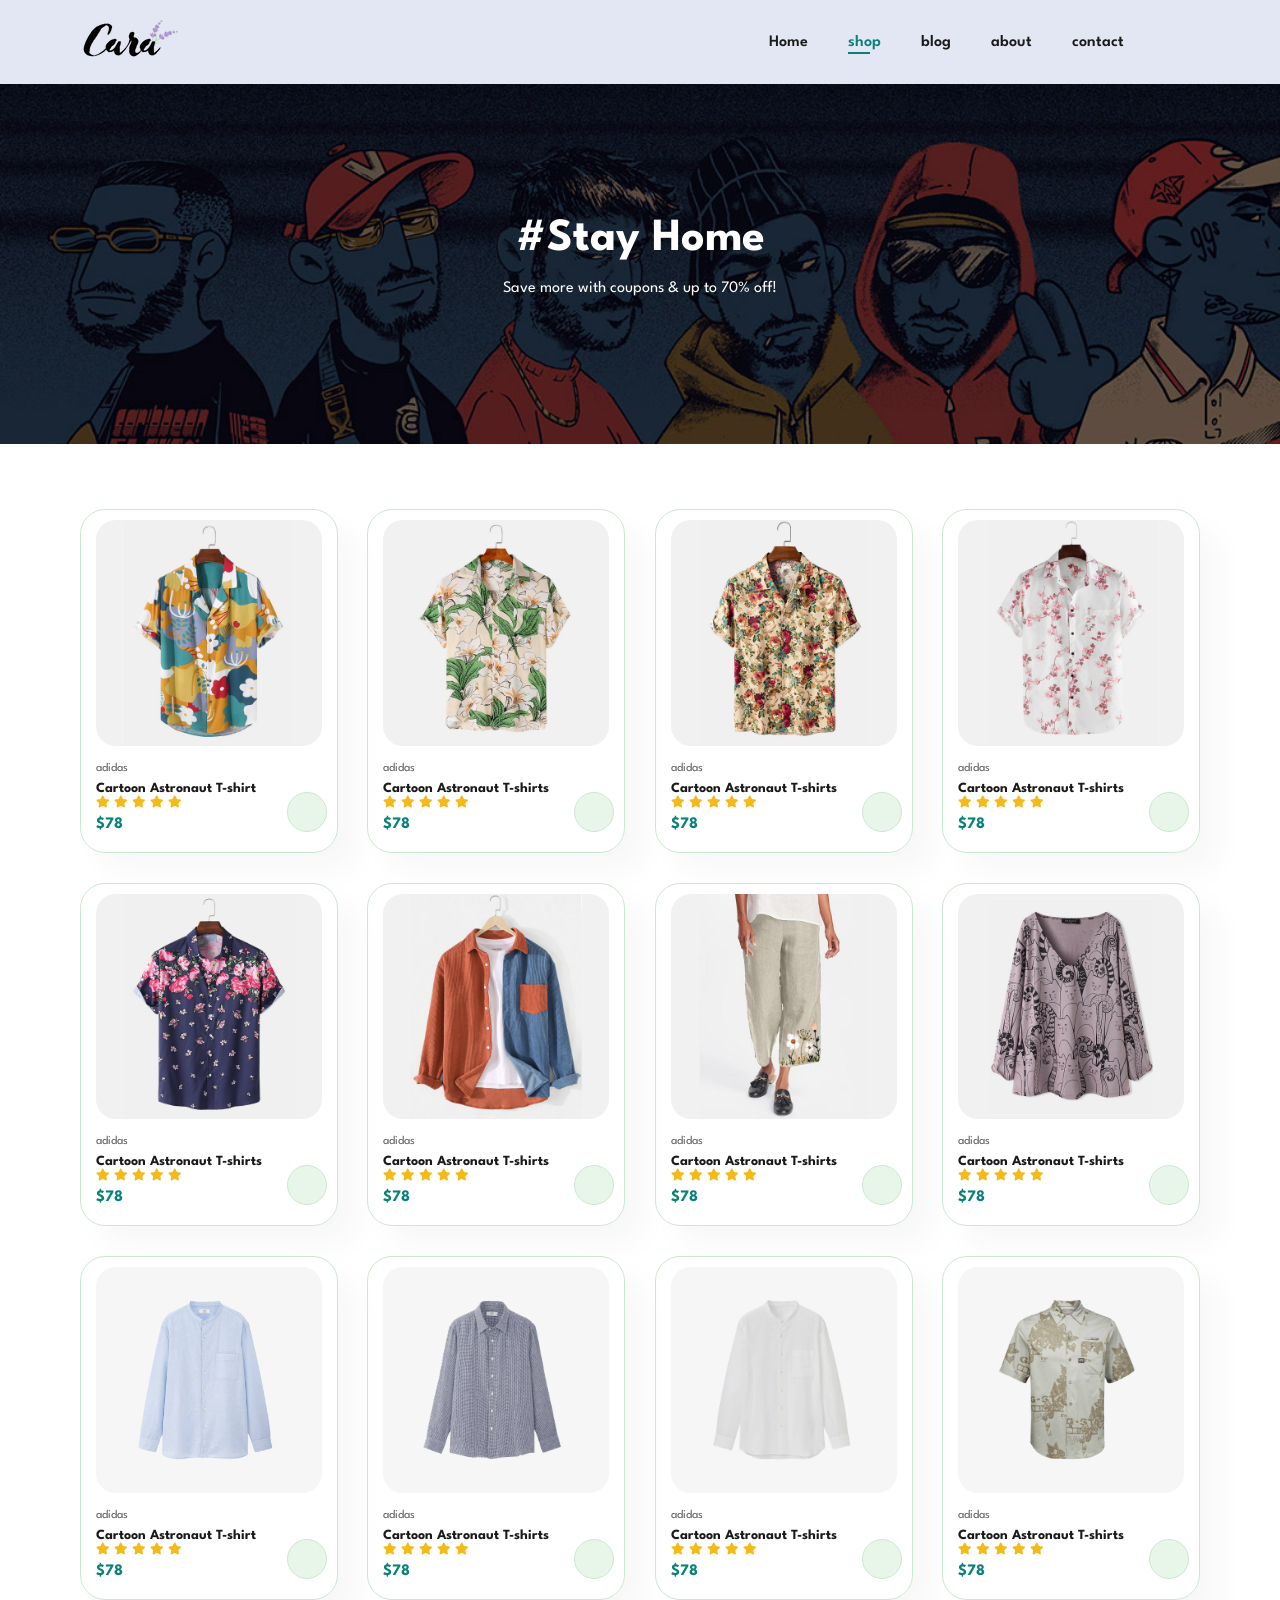
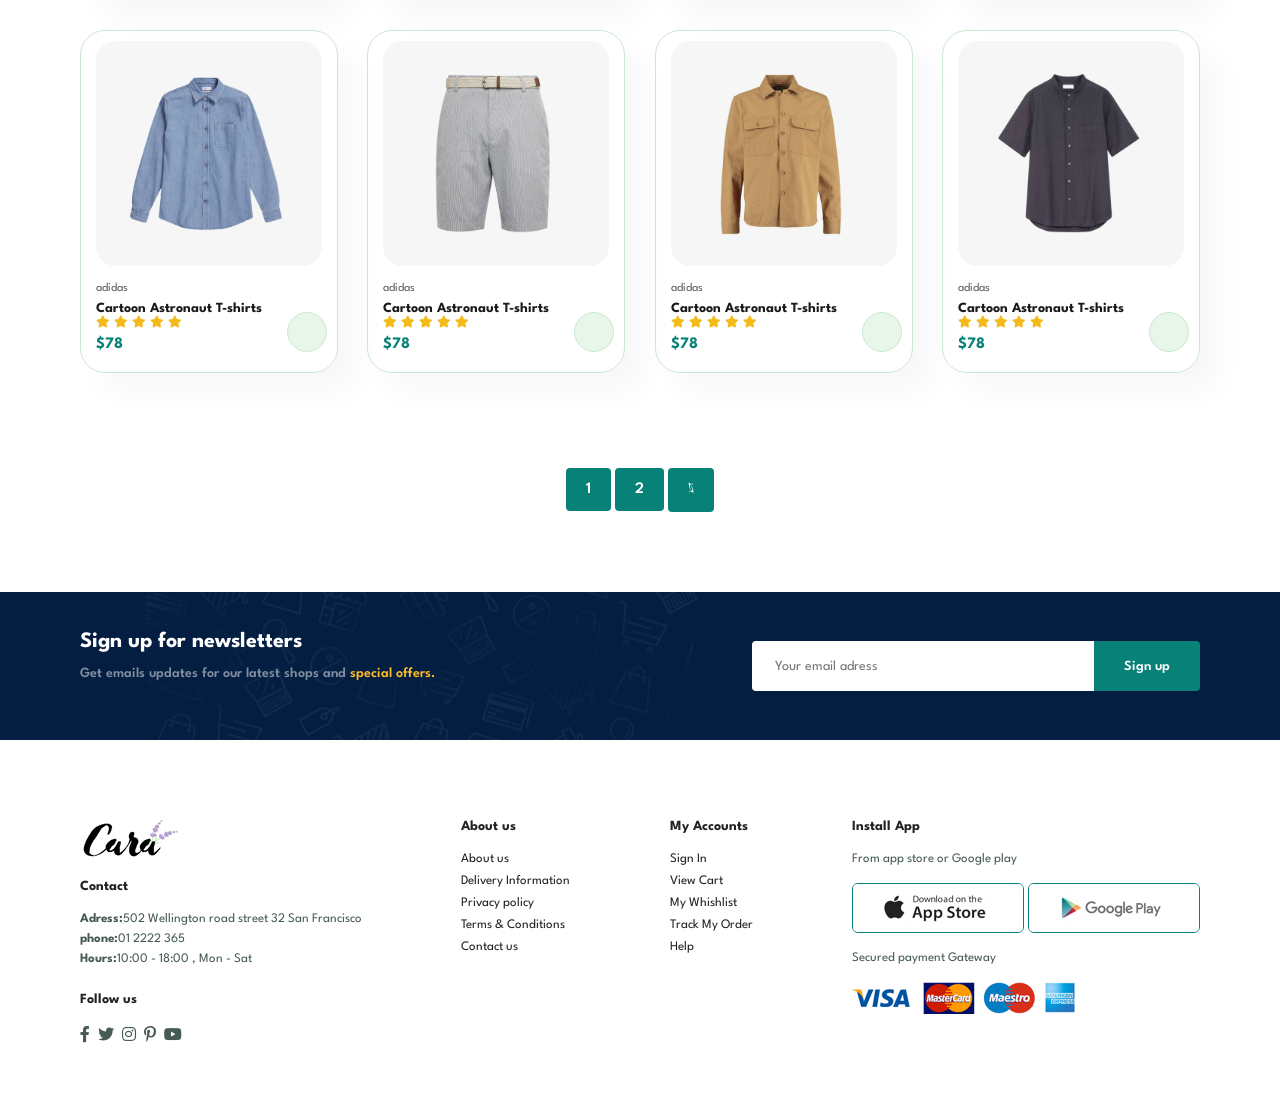
<file: shop.html>
<!DOCTYPE html>
<html lang="en">
<head>
    <meta charset="UTF-8">
    <meta name="viewport" content="width=device-width, initial-scale=1.0">
    <title>Document</title>
    <link rel="stylesheet" href="style.css">
    <link rel="stylesheet" href="https://pro.fontawesome.com/releases/v5.10.0/css/all.css" />

</head>
<body>
    <section id="header">
        <a href="#"><img src="images/logo.png" class="logo" alt=""></a>
        <div >
            <ul id="navbar">
                <li><a href="index.html" >Home</a></li>
                <li><a href="shop.html" class="active">shop</a></li>
                <li><a href="blog.html">blog</a></li>
                <li><a href="about.html">about</a></li>
                <li><a href="contact.html">contact</a></li>
                <li><a href="cart.html"> <i class="far fa-shopping-bag"></i></a></li>
                <a href="#" id="close"><i class="far fa-times"></i></a>
        
            </ul>
        </div>
        <div id="mobile">
            <a href="cart.html"> <i class="far fa-shopping-bag"></i></a>
            <i id="bar" class="fas fa-outdent"></i>
        </div>

    </section>
    <section id="page-header">
        <h2>#Stay Home</h2>
        <p>Save more with coupons & up to 70% off!</p>
    </section>

    <section id="product1" class="section-p1">
        
        <div class="pro-container">
            <div class="pro" onclick="window.location.href= 'single-product.html'">
                <img src="images/products/f1.jpg" alt="">
                <div class="des">
                    <span>adidas</span>
                    <h5>Cartoon Astronaut T-shirt</h5>
                    <div class="star">
                        <i class="fas fa-star"></i>
                        <i class="fas fa-star"></i>
                        <i class="fas fa-star"></i>
                        <i class="fas fa-star"></i>
                        <i class="fas fa-star"></i>
                    </div>
                    <h4>$78</h4>
                </div>
                <a href="#"><i class="fas fa-shopping-cart cart"></i></a>
            </div>
            <div class="pro">
                <img src="images/products/f2.jpg" alt="">
                <div class="des">
                    <span>adidas</span>
                    <h5>Cartoon Astronaut T-shirts</h5>
                    <div class="star">
                        <i class="fas fa-star"></i>
                        <i class="fas fa-star"></i>
                        <i class="fas fa-star"></i>
                        <i class="fas fa-star"></i>
                        <i class="fas fa-star"></i>
                    </div>
                    <h4>$78</h4>
                </div>
                <a href="#"><i class="fas fa-shopping-cart cart"></i></a>
            </div>
             <div class="pro">
                <img src="images/products/f3.jpg" alt="">
                <div class="des">
                    <span>adidas</span>
                    <h5>Cartoon Astronaut T-shirts</h5>
                    <div class="star">
                        <i class="fas fa-star"></i>
                        <i class="fas fa-star"></i>
                        <i class="fas fa-star"></i>
                        <i class="fas fa-star"></i>
                        <i class="fas fa-star"></i>
                    </div>
                    <h4>$78</h4>
                </div>
                <a href="#"><i class="fas fa-shopping-cart cart"></i></a>
            </div>
             <div class="pro">
                <img src="images/products/f4.jpg" alt="">
                <div class="des">
                    <span>adidas</span>
                    <h5>Cartoon Astronaut T-shirts</h5>
                    <div class="star">
                        <i class="fas fa-star"></i>
                        <i class="fas fa-star"></i>
                        <i class="fas fa-star"></i>
                        <i class="fas fa-star"></i>
                        <i class="fas fa-star"></i>
                    </div>
                    <h4>$78</h4>
                </div>
                <a href="#"><i class="fas fa-shopping-cart cart"></i></a>
            </div>
             <div class="pro">
                <img src="images/products/f5.jpg" alt="">
                <div class="des">
                    <span>adidas</span>
                    <h5>Cartoon Astronaut T-shirts</h5>
                    <div class="star">
                        <i class="fas fa-star"></i>
                        <i class="fas fa-star"></i>
                        <i class="fas fa-star"></i>
                        <i class="fas fa-star"></i>
                        <i class="fas fa-star"></i>
                    </div>
                    <h4>$78</h4>
                </div>
                <a href="#"><i class="fas fa-shopping-cart cart"></i></a>
            </div>
             <div class="pro">
                <img src="images/products/f6.jpg" alt="">
                <div class="des">
                    <span>adidas</span>
                    <h5>Cartoon Astronaut T-shirts</h5>
                    <div class="star">
                        <i class="fas fa-star"></i>
                        <i class="fas fa-star"></i>
                        <i class="fas fa-star"></i>
                        <i class="fas fa-star"></i>
                        <i class="fas fa-star"></i>
                    </div>
                    <h4>$78</h4>
                </div>
                <a href="#"><i class="fas fa-shopping-cart cart"></i></a>
            </div> 
            <div class="pro">
                <img src="images/products/f7.jpg" alt="">
                <div class="des">
                    <span>adidas</span>
                    <h5>Cartoon Astronaut T-shirts</h5>
                    <div class="star">
                        <i class="fas fa-star"></i>
                        <i class="fas fa-star"></i>
                        <i class="fas fa-star"></i>
                        <i class="fas fa-star"></i>
                        <i class="fas fa-star"></i>
                    </div>
                    <h4>$78</h4>
                </div>
                <a href="#"><i class="fas fa-shopping-cart cart"></i></a>
            </div>
             <div class="pro">
                <img src="images/products/f8.jpg" alt="">
                <div class="des">
                    <span>adidas</span>
                    <h5>Cartoon Astronaut T-shirts</h5>
                    <div class="star">
                        <i class="fas fa-star"></i>
                        <i class="fas fa-star"></i>
                        <i class="fas fa-star"></i>
                        <i class="fas fa-star"></i>
                        <i class="fas fa-star"></i>
                    </div>
                    <h4>$78</h4>
                </div>
                <a href="#"><i class="fas fa-shopping-cart cart"></i></a>
            </div>
           
            <div class="pro">
                <img src="images/products/n1.jpg" alt="">
                <div class="des">
                    <span>adidas</span>
                    <h5>Cartoon Astronaut T-shirt</h5>
                    <div class="star">
                        <i class="fas fa-star"></i>
                        <i class="fas fa-star"></i>
                        <i class="fas fa-star"></i>
                        <i class="fas fa-star"></i>
                        <i class="fas fa-star"></i>
                    </div>
                    <h4>$78</h4>
                </div>
                <a href="#"><i class="fas fa-shopping-cart cart"></i></a>
            </div>
            <div class="pro">
                <img src="images/products/n2.jpg" alt="">
                <div class="des">
                    <span>adidas</span>
                    <h5>Cartoon Astronaut T-shirts</h5>
                    <div class="star">
                        <i class="fas fa-star"></i>
                        <i class="fas fa-star"></i>
                        <i class="fas fa-star"></i>
                        <i class="fas fa-star"></i>
                        <i class="fas fa-star"></i>
                    </div>
                    <h4>$78</h4>
                </div>
                <a href="#"><i class="fas fa-shopping-cart cart"></i></a>
            </div>
             <div class="pro">
                <img src="images/products/n3.jpg" alt="">
                <div class="des">
                    <span>adidas</span>
                    <h5>Cartoon Astronaut T-shirts</h5>
                    <div class="star">
                        <i class="fas fa-star"></i>
                        <i class="fas fa-star"></i>
                        <i class="fas fa-star"></i>
                        <i class="fas fa-star"></i>
                        <i class="fas fa-star"></i>
                    </div>
                    <h4>$78</h4>
                </div>
                <a href="#"><i class="fas fa-shopping-cart cart"></i></a>
            </div>
             <div class="pro">
                <img src="images/products/n4.jpg" alt="">
                <div class="des">
                    <span>adidas</span>
                    <h5>Cartoon Astronaut T-shirts</h5>
                    <div class="star">
                        <i class="fas fa-star"></i>
                        <i class="fas fa-star"></i>
                        <i class="fas fa-star"></i>
                        <i class="fas fa-star"></i>
                        <i class="fas fa-star"></i>
                    </div>
                    <h4>$78</h4>
                </div>
                <a href="#"><i class="fas fa-shopping-cart cart"></i></a>
            </div>
             <div class="pro">
                <img src="images/products/n5.jpg" alt="">
                <div class="des">
                    <span>adidas</span>
                    <h5>Cartoon Astronaut T-shirts</h5>
                    <div class="star">
                        <i class="fas fa-star"></i>
                        <i class="fas fa-star"></i>
                        <i class="fas fa-star"></i>
                        <i class="fas fa-star"></i>
                        <i class="fas fa-star"></i>
                    </div>
                    <h4>$78</h4>
                </div>
                <a href="#"><i class="fas fa-shopping-cart cart"></i></a>
            </div>
             <div class="pro">
                <img src="images/products/n6.jpg" alt="">
                <div class="des">
                    <span>adidas</span>
                    <h5>Cartoon Astronaut T-shirts</h5>
                    <div class="star">
                        <i class="fas fa-star"></i>
                        <i class="fas fa-star"></i>
                        <i class="fas fa-star"></i>
                        <i class="fas fa-star"></i>
                        <i class="fas fa-star"></i>
                    </div>
                    <h4>$78</h4>
                </div>
                <a href="#"><i class="fas fa-shopping-cart cart"></i></a>
            </div> 
            <div class="pro">
                <img src="images/products/n7.jpg" alt="">
                <div class="des">
                    <span>adidas</span>
                    <h5>Cartoon Astronaut T-shirts</h5>
                    <div class="star">
                        <i class="fas fa-star"></i>
                        <i class="fas fa-star"></i>
                        <i class="fas fa-star"></i>
                        <i class="fas fa-star"></i>
                        <i class="fas fa-star"></i>
                    </div>
                    <h4>$78</h4>
                </div>
                <a href="#"><i class="fas fa-shopping-cart cart"></i></a>
            </div>
             <div class="pro">
                <img src="images/products/n8.jpg" alt="">
                <div class="des">
                    <span>adidas</span>
                    <h5>Cartoon Astronaut T-shirts</h5>
                    <div class="star">
                        <i class="fas fa-star"></i>
                        <i class="fas fa-star"></i>
                        <i class="fas fa-star"></i>
                        <i class="fas fa-star"></i>
                        <i class="fas fa-star"></i>
                    </div>
                    <h4>$78</h4>
                </div>
                <a href="#"><i class="fas fa-shopping-cart cart"></i></a>
            </div>
            </div> 
        
    </section>
    <section id="pagination" class="section-p1">
        <a href="#">1</a>
        <a href="#">2</a>
        <a href="#" class="fal fa-long-arrow-alt-right"></a>
    </section>
        
    <section id="newsletter" class="section-p1 section-m1">
        <div class="newstext">
            <h4>Sign up for newsletters</h4>
            <p>Get emails updates for our latest shops and <span>special offers.</span></p>
        </div>
        <div class="form">
            <input type="text" placeholder="Your email adress">
            <button class="normal">Sign up</button>
        </div>
    </section>

    <footer class="section-p1">
        <div class="col">
            <img class="logo" src="images/logo.png" alt="">
            <h4>Contact</h4>
            <p><strong>Adress:</strong>502 Wellington road street 32 San Francisco</p>
            <p><strong>phone:</strong>01 2222 365</p>
            <p><strong>Hours:</strong>10:00 - 18:00 , Mon - Sat</p>
            <div class="follow">
                <h4>Follow us</h4>
                <div class="icon">
                    <i class="fab fa-facebook-f"></i>
                    <i class="fab fa-twitter"></i>
                    <i class="fab fa-instagram"></i>
                    <i class="fab fa-pinterest-p"></i>
                    <i class="fab fa-youtube"></i>
                </div>
            </div>
        </div>
        <div class="col">
            <h4>About us</h4>
            <a href="#">About us</a>
            <a href="#">Delivery Information</a>
            <a href="#">Privacy policy</a>
            <a href="#">Terms & Conditions</a>
            <a href="#">Contact us</a>
        </div>
        <div class="col">
            <h4>My Accounts</h4>
            <a href="#">Sign In</a>
            <a href="#">View Cart</a>
            <a href="#">My Whishlist</a>
            <a href="#">Track My Order</a>
            <a href="#">Help</a>
        </div>
        <div class="col install">
            <h4>Install App</h4>
            <p>From app store or Google play</p>
            <div class="row">
                <img src="images/pay/app.jpg" alt="">
                <img src="images/pay/play.jpg" alt="">
            </div>
            <p>Secured payment Gateway</p>
            <img src="images/pay/pay.png" alt="">

        </div>
    </footer>


    <script src="script.js"></script>
</body>
</html>
</file>
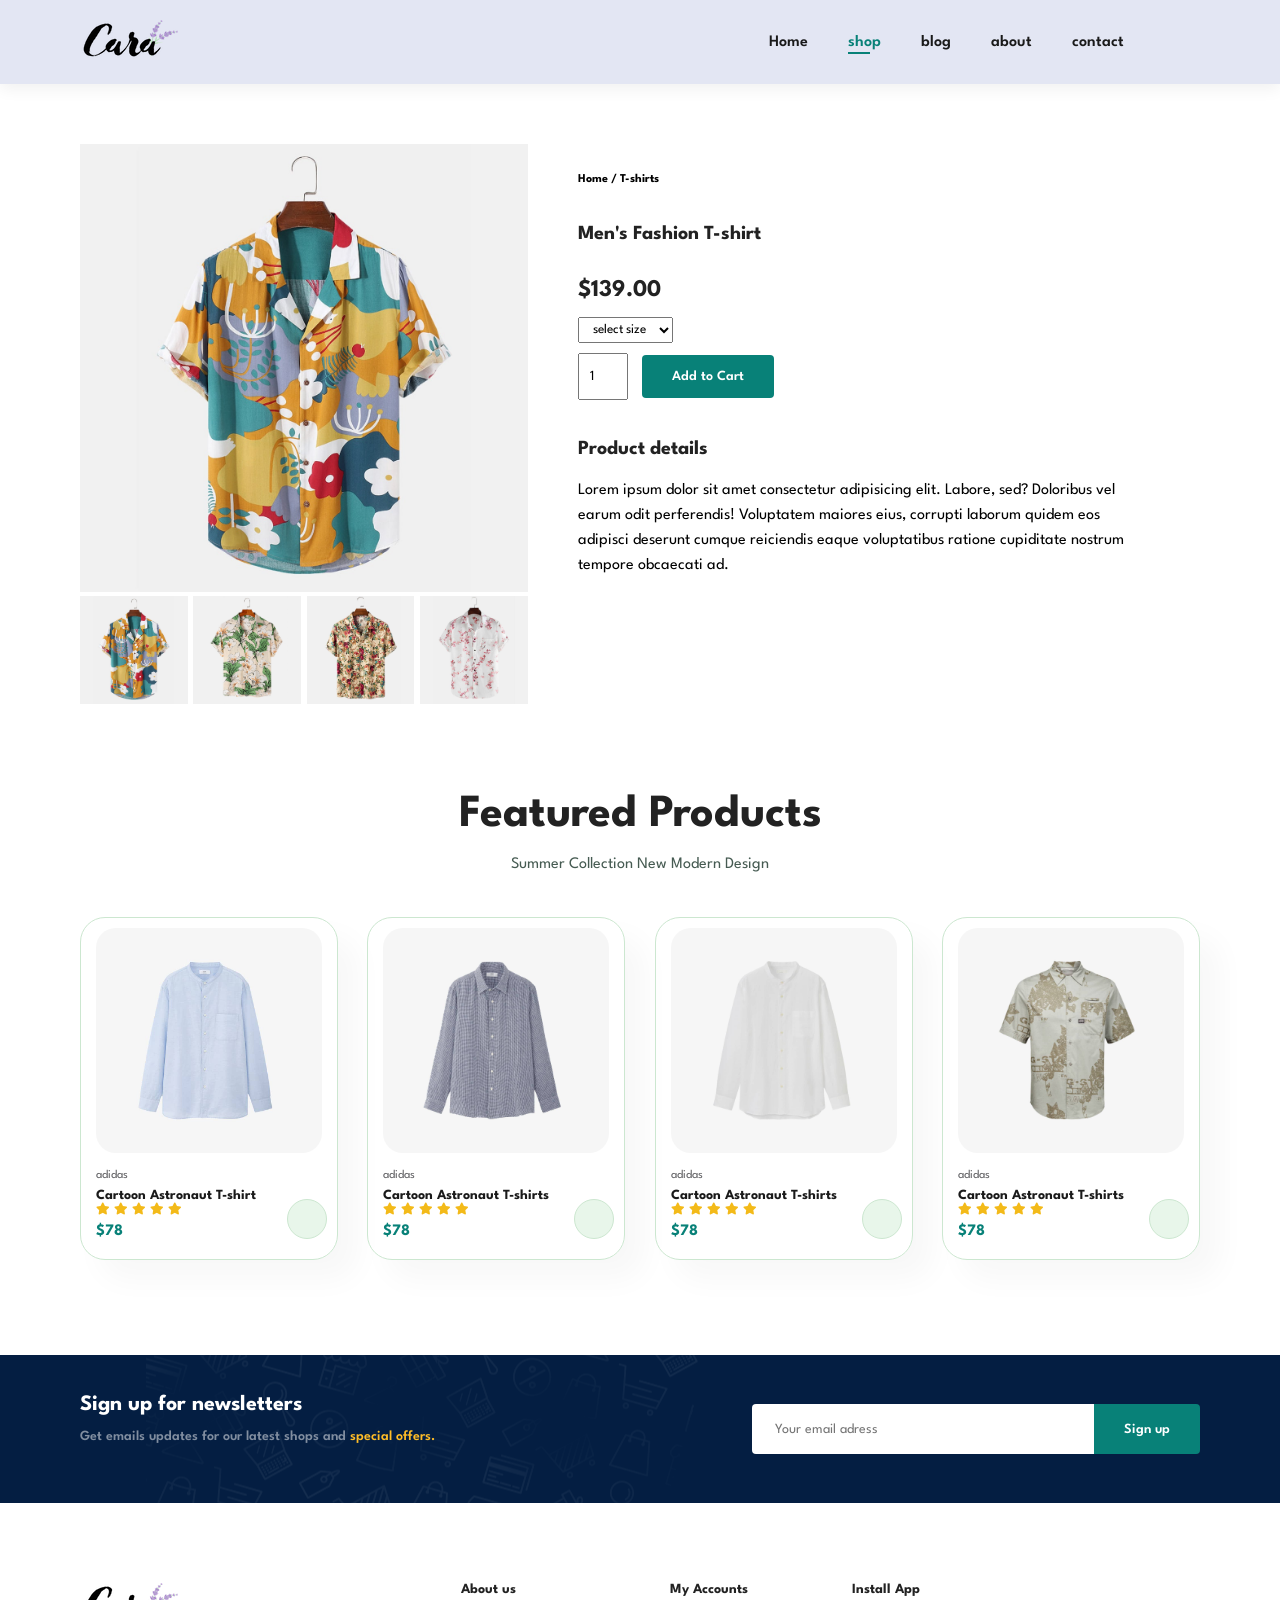
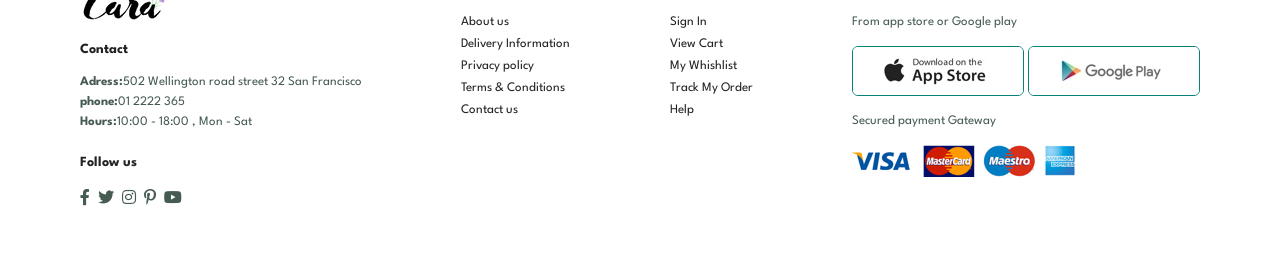
<file: single-product.html>
<!DOCTYPE html>
<html lang="en">
<head>
    <meta charset="UTF-8">
    <meta name="viewport" content="width=device-width, initial-scale=1.0">
    <title>Document</title>
    <link rel="stylesheet" href="style.css">
    <link rel="stylesheet" href="https://pro.fontawesome.com/releases/v5.10.0/css/all.css" />

</head>
<body>
    <section id="header">
        <a href="#"><img src="images/logo.png" class="logo" alt=""></a>
        <div >
            <ul id="navbar">
                <li><a href="index.html" >Home</a></li>
                <li><a href="shop.html" class="active">shop</a></li>
                <li><a href="blog.html">blog</a></li>
                <li><a href="about.html">about</a></li>
                <li><a href="contact.html">contact</a></li>
                <li><a href="cart.html"> <i class="far fa-shopping-bag"></i></a></li>
                <a href="#" id="close"><i class="far fa-times"></i></a>
        
            </ul>
        </div>
        <div id="mobile">
            <a href="cart.html"> <i class="far fa-shopping-bag"></i></a>
            <i id="bar" class="fas fa-outdent"></i>
        </div>

    </section>
<section id="prodetails" class="section-p1">
    <div class="single-pro-img">
        <img src="images/products/f1.jpg" width="100%"  id="main-img">
        <div class="small-img-group">
            <div class="small-img-col">
                <img src="images/products/f1.jpg" width="100%"  class="small-img">
            </div>
            <div class="small-img-col">
                <img src="images/products/f2.jpg" width="100%"  class="small-img">
            </div>
            <div class="small-img-col">
                <img src="images/products/f3.jpg" width="100%"  class="small-img">
            </div>
            <div class="small-img-col">
                <img src="images/products/f4.jpg" width="100%"  class="small-img">
            </div>
        </div>
    </div>
    <div class="single-pro-details">
      <h6>Home / T-shirts</h6>
      <h4>Men's Fashion T-shirt</h4>
      <h2>$139.00</h2>
      <select >
        <option >select size</option>
        <option >XL</option>
        <option >XXL</option>
        <option >Large</option>
        <option >Small</option>
      </select>
      <input type="number" value="1">
      <button class="normal">Add to Cart</button>
      <h4>Product details</h4>
      <span>Lorem ipsum dolor sit amet consectetur adipisicing elit. Labore, sed? Doloribus vel earum odit perferendis! Voluptatem maiores eius, corrupti laborum quidem eos adipisci deserunt cumque reiciendis eaque voluptatibus ratione cupiditate nostrum tempore obcaecati ad.</span>
    </div>
</section>

    <section id="product1" class="section-p1">
        <h2>Featured Products</h2>
        <p>Summer Collection New Modern Design</p>
        <div class="pro-container">
            <div class="pro">
                <img src="images/products/n1.jpg" alt="">
                <div class="des">
                    <span>adidas</span>
                    <h5>Cartoon Astronaut T-shirt</h5>
                    <div class="star">
                        <i class="fas fa-star"></i>
                        <i class="fas fa-star"></i>
                        <i class="fas fa-star"></i>
                        <i class="fas fa-star"></i>
                        <i class="fas fa-star"></i>
                    </div>
                    <h4>$78</h4>
                </div>
                <a href="#"><i class="fas fa-shopping-cart cart"></i></a>
            </div>
            <div class="pro">
                <img src="images/products/n2.jpg" alt="">
                <div class="des">
                    <span>adidas</span>
                    <h5>Cartoon Astronaut T-shirts</h5>
                    <div class="star">
                        <i class="fas fa-star"></i>
                        <i class="fas fa-star"></i>
                        <i class="fas fa-star"></i>
                        <i class="fas fa-star"></i>
                        <i class="fas fa-star"></i>
                    </div>
                    <h4>$78</h4>
                </div>
                <a href="#"><i class="fas fa-shopping-cart cart"></i></a>
            </div>
             <div class="pro">
                <img src="images/products/n3.jpg" alt="">
                <div class="des">
                    <span>adidas</span>
                    <h5>Cartoon Astronaut T-shirts</h5>
                    <div class="star">
                        <i class="fas fa-star"></i>
                        <i class="fas fa-star"></i>
                        <i class="fas fa-star"></i>
                        <i class="fas fa-star"></i>
                        <i class="fas fa-star"></i>
                    </div>
                    <h4>$78</h4>
                </div>
                <a href="#"><i class="fas fa-shopping-cart cart"></i></a>
            </div>
             <div class="pro">
                <img src="images/products/n4.jpg" alt="">
                <div class="des">
                    <span>adidas</span>
                    <h5>Cartoon Astronaut T-shirts</h5>
                    <div class="star">
                        <i class="fas fa-star"></i>
                        <i class="fas fa-star"></i>
                        <i class="fas fa-star"></i>
                        <i class="fas fa-star"></i>
                        <i class="fas fa-star"></i>
                    </div>
                    <h4>$78</h4>
                </div>
                <a href="#"><i class="fas fa-shopping-cart cart"></i></a>
            </div>   
            </div> 
        
    </section>
        
    <section id="newsletter" class="section-p1 section-m1">
        <div class="newstext">
            <h4>Sign up for newsletters</h4>
            <p>Get emails updates for our latest shops and <span>special offers.</span></p>
        </div>
        <div class="form">
            <input type="text" placeholder="Your email adress">
            <button class="normal">Sign up</button>
        </div>
    </section>

    <footer class="section-p1">
        <div class="col">
            <img class="logo" src="images/logo.png" alt="">
            <h4>Contact</h4>
            <p><strong>Adress:</strong>502 Wellington road street 32 San Francisco</p>
            <p><strong>phone:</strong>01 2222 365</p>
            <p><strong>Hours:</strong>10:00 - 18:00 , Mon - Sat</p>
            <div class="follow">
                <h4>Follow us</h4>
                <div class="icon">
                    <i class="fab fa-facebook-f"></i>
                    <i class="fab fa-twitter"></i>
                    <i class="fab fa-instagram"></i>
                    <i class="fab fa-pinterest-p"></i>
                    <i class="fab fa-youtube"></i>
                </div>
            </div>
        </div>
        <div class="col">
            <h4>About us</h4>
            <a href="#">About us</a>
            <a href="#">Delivery Information</a>
            <a href="#">Privacy policy</a>
            <a href="#">Terms & Conditions</a>
            <a href="#">Contact us</a>
        </div>
        <div class="col">
            <h4>My Accounts</h4>
            <a href="#">Sign In</a>
            <a href="#">View Cart</a>
            <a href="#">My Whishlist</a>
            <a href="#">Track My Order</a>
            <a href="#">Help</a>
        </div>
        <div class="col install">
            <h4>Install App</h4>
            <p>From app store or Google play</p>
            <div class="row">
                <img src="images/pay/app.jpg" alt="">
                <img src="images/pay/play.jpg" alt="">
            </div>
            <p>Secured payment Gateway</p>
            <img src="images/pay/pay.png" alt="">

        </div>
    </footer>
   
    <script>
        var mainimg = document.getElementById("main-img");
    var smallimgs = document.getElementsByClassName("small-img");

    for (let i = 0; i < smallimgs.length; i++) {
        smallimgs[i].onclick = function() {
            mainimg.src = this.src; 
        }
    }
    </script>

    <script src="script.js"></script>
</body>
</html>
</file>
<file: style.css>
@import url("https://fonts.googleapis.com/css2?family=Spartan:wght@100;200;300;400;500;600;700;800;900&display=swap");

* {
  margin: 0;
  padding: 0;
  box-sizing: border-box;
  font-family: "Spartan", sans-serif;
}

html {
  scroll-behavior: smooth;
}

/* Global Styles */

h1 {
  font-size: 50px;
  line-height: 64px;
  color: #222;
}

h2 {
  font-size: 46px;
  line-height: 54px;
  color: #222;
}

h4 {
  font-size: 20px;
  color: #222;
}

h6 {
  font-weight: 700;
  font-size: 12px;
}

p {
  font-size: 16px;
  color: #465b52;
  margin: 15px 0 20px 0;
}

.section-p1 {
  padding: 40px 80px;
}

.section-m1 {
  margin: 40px 0;
}

button.normal {
  padding: 15px 30px;
  background-color: #fff;
  color: #000;
  border-radius: 4px;
  border: none;
  outline: none;
  font-weight: 600;
  font-size: 14px;
  cursor: pointer;
  transform: 0.2s;
}

button.white {
  padding: 11px 18px;
  background-color: transparent;
  color: #000;
  border: 1px solid black;
  outline: none;
  font-weight: 500;
  font-size: 13px;
  cursor: pointer;
  transform: 0.2s;
}

body {
  width: 100%;
}

/*  header start */
#header {
  display: flex;
  justify-content: space-between;
  align-items: center;
  padding: 20px 80px;
  background: #E3E6F3;
  box-shadow: 0px 5px 15px rgba(0, 0, 0, 0.06);

  /* to make header stick top to page we do  */
  position: sticky;
  top: 0;
  left: 0;
  z-index: 999;
}

#navbar {
  display: flex;
  align-items: center;
  justify-content: center;
}

#navbar li {
  list-style: none;
  padding: 0 20px;
  position: relative;
}

#navbar li a {
  text-decoration: none;
  font-size: 16px;
  font-weight: 600;
  color: #1a1a1a;
  transition: 0.3s ease;
}

#navbar li a:hover,
#navbar li a.active {
  color: #088178;
}

#navbar li a.active::after,
#navbar li a:hover::after {
  content: "";
  background: #088178;
  width: 30%;
  height: 2px;
  position: absolute;
  left: 20px;
  bottom: -4px;
}
#mobile{
  display: none;
  align-items: center;
}
#close{
  display: none;
}
/* hero section  */
#hero {
  background-image: url(images/hero4.png);
  height: 90vh;
  width: 100%;
  background-size: cover;
  background-position: top 25% right 0;
  padding: 0px 80px;
  display: flex;
  flex-direction: column;
  justify-content: center;
  align-items: flex-start;
}

#hero h4 {
  padding-bottom: 40px;
}

#hero h1 {
  color: #088178;
}

#hero button {
  background-image: url(images/button.png);
  background-repeat: no repeat;
  background-color: transparent;
  color: #088178;
  padding: 14px 80px 14px 65px;
  border: 0;
  font-size: 15px;
  font-weight: 700;
  cursor: pointer;
}

/* feature section  */

#feature {
  display: flex;
  justify-content: space-between;
  align-items: center;
  flex-wrap: wrap;
  /* gap: 5px; */

}

#feature .fe-box {
  width: 180px;
  border: 1px solid #cce7d0;
  text-align: center;
  padding: 25px 15px;
  box-shadow: 20px 20px 34px rgba(0, 0, 0, 0.03);
  margin: 15px 0;
}

#feature .fe-box:hover {
  box-shadow: 10px 10px 54px rgba(70, 60, 221, 0.01);
}

#feature .fe-box h6 {
  display: inline-block;
  background-color: #fddde4;
  padding: 9px 8px 6px 8px;
  color: #088178;
  line-height: 1;
  border-radius: 4px;
}

#feature .fe-box img {
  width: 100%;
  margin-bottom: 10px;
}

#feature .fe-box:nth-child(2) h6 {
  background-color: #cedece;
}

#feature .fe-box:nth-child(3) h6 {
  background-color: #d1e8f2;
}

#feature .fe-box:nth-child(4) h6 {
  background-color: #cdd4f8;
}

#feature .fe-box:nth-child(5) h6 {
  background-color: #f6dbf6;
}

#feature .fe-box:nth-child(6) h6 {
  background-color: #fff2e5;
}

/* product section  */
#product1 {
  text-align: center;
}

#product1 .pro-container {
  display: flex;
  justify-content: space-between;
  padding-top: 10px;
  flex-wrap: wrap;
}

#product1 .pro {
  width: 23%;
  min-width: 250px;
  padding: 10px 15px;
  border: 1px solid #cce7d0;
  border-radius: 25px;
  cursor: pointer;
  box-shadow: 20px 20px 30px rgba(0, 0, 0, 0.03);
  transform: 0.03s ease;
  margin: 15px 0;
  position: relative;
}

#product1 .pro:hover {
  box-shadow: 20px 20px 30px rgba(0, 0, 0, 0.06);

}

#product1 .pro img {
  width: 100%;
  border-radius: 20px;
}

#product1 .pro .des {
  text-align: start;
  padding: 10px 0;
}

#product1 .pro .des span {
  font-size: 12px;
  color: #606063;
}

#product1 .pro .des h5 {
  padding-top: 7px;
  font-size: 14px;
  color: #1a1a1a;
}

#product1 .pro .des i {
  font-size: 12px;
  color: rgb(243, 186, 25);
}

#product1 .pro .des h4 {
  padding-top: 7px;
  color: #088178;
  font-size: 16px;
  font-weight: 700;
}

#product1 .pro .cart {
  border: 1px solid #cce7d0;
  width: 40px;
  height: 40px;
  line-height: 40px;
  border-radius: 50px;
  background-color: #e8f6ea;
  font-weight: 500;
  position: absolute;
  right: 10px;
  bottom: 20px;
}

/* banner section  */
#banner {
  display: flex;
  flex-direction: column;
  justify-content: center;
  align-items: center;
  text-align: center;
  background-image: url(images/banner/b2.jpg);
  width: 100%;
  height: 40vh;
  background-size: cover;
  background-position: center;
}

#banner h4 {
  color: #fff;
  font-size: 16px;
}

#banner h2 {
  color: #fff;
  font-size: 30px;
  padding: 10px 0;
}

#banner h2 span {
  color: #ef3636;
}

#banner button:hover {
  background-color: #088178;
  color: #fff;
}

#sm-banner {
  display: flex;
  justify-content: space-between;
  flex-wrap: wrap;
}

#sm-banner .banner-box {
  display: flex;
  flex-direction: column;
  justify-content: center;
  align-items: flex-start;
  background-image: url(images/banner/b17.jpg);
  min-width: 540px;
  height: 50vh;
  background-size: cover;
  padding: 30px;
}

#sm-banner .banner-box-2 {
  background-image: url(images/banner/b10.jpg);

}

#sm-banner h4 {
  color: #fff;
  font-size: 20px;
  font-weight: 300;
}

#sm-banner h2 {
  color: #fff;
  font-size: 28px;
  font-weight: 800;
}

#sm-banner span {
  color: #fff;
  font-size: 14px;
  font-weight: 500;
  padding-bottom: 14px;
}

#sm-banner .banner-box:hover button {
  background-color: #088178;
  border: 1px solid #088178;
}

/* text banner  */
#banner3 {
  display: flex;
  justify-content: space-between;
  flex-wrap: wrap;
  padding: 0 80px;
}

#banner3 .banner-box {
  display: flex;
  flex-direction: column;
  justify-content: center;
  align-items: flex-start;
  background-image: url(images/banner/b7.jpg);
  min-width: 30%;
  height: 30vh;
  background-size: cover;
  padding: 20px;
  margin-bottom: 20px;
}

#banner3 .banner-box2 {
  background-image: url(images/banner/b4.jpg);
}

#banner3 .banner-box3 {
  background-image: url(images/banner/b18.jpg);
}

#banner3 .banner-box h2 {
  color: #FFF;
  font-size: 22px;
  font-weight: 900;
}

#banner3 .banner-box h3 {
  color: #ec5443;
  font-size: 15px;
  font-weight: 800;
}

/* section newsletter  */
#newsletter {
  display: flex;
  justify-content: space-between;
  align-items: center;
  flex-wrap: wrap;
  background-image: url(images/banner/b14.png);
  background-repeat: no-repeat;
  background-position: 20% 30%;
  background-color: #041e42;
}

#newsletter h4 {
  font-size: 22px;
  font-weight: 700;
  color: #fff;
}

#newsletter p {
  font-size: 14px;
  font-weight: 600;
  color: #818ea0;
}

#newsletter p span {
  color: #ffbd27;
}

#newsletter .form {
  display: flex;
  width: 40%;
}

#newsletter input {
  height: 3.125rem;
  width: 100%;
  border: 1px solid transparent;
  outline: none;
  padding: 0 22px;
  font-size: 14px;
  border-radius: 4px;
  border-top-right-radius: 0;
  border-bottom-right-radius: 0;
}

#newsletter button {
  background-color: #088178;
  color: #fff;
  white-space: nowrap;
  border-top-left-radius: 0;
  border-bottom-left-radius: 0;
}

/* footer section  */
footer {
  display: flex;
  justify-content: space-between;
  flex-wrap: wrap;
}

footer .col {
  display: flex;
  flex-direction: column;
  align-items: flex-start;
  margin-bottom: 20px;
}

footer .logo {
  margin-bottom: 20px;
}

footer a {
  text-decoration: none;
  font-size: 13px;
  color: #222;
  margin-bottom: 10px;
}

footer h4 {
  font-size: 14px;
  padding-bottom: 20px;
}

footer p {
  font-size: 13px;
  margin: 0 0 8px 0;
}

footer .follow {
  margin-top: 20px;
}

footer .follow i {
  color: #465b52;
  cursor: pointer;
  padding-right: 4px;
}

footer .install .row img {
  border: 1px solid #088178;
  border-radius: 6px;
}

footer .install img {
  margin: 10px 0px 15px 0;
}

footer .follow i:hover,
footer a:hover {
  color: #088178;
}

/* shop page  */
#page-header{
  background-image: url(images/banner/b1.jpg);
  width: 100%;
  height: 40vh;
  background-size: cover;
  display: flex;
  justify-content: center;
  flex-direction: column;
  text-align: center;
  pad: 14px;
}
#page-header h2 ,
#page-header p  {
  color: #fff;

}
#pagination{
  text-align: center;
}
#pagination a{
  text-decoration: none;
  border-radius: 4px;
  background-color: #088178;
  color: #fff;
  padding: 14px 20px;
  font-weight: 600;
}
#pagination a i{
  font-size: 16px;
  font-weight: 600;
}

/* *single product page*  */
#prodetails {
  display: flex;
  margin-top: 20px;
}
#prodetails .single-pro-img{
  width: 40%;
  margin-right: 50px;
}
.small-img-group{
  display: flex;
  justify-content: space-between;
}
.small-img-col{
  cursor: pointer;
  flex-basis: 24%;
}
#prodetails .single-pro-details{
  width: 50%;
  padding-top: 30px;
}
#prodetails .single-pro-details h4{
  padding:40px 0 20px 0;
}
#prodetails .single-pro-details h2{
  font-size: 24px;
}
#prodetails .single-pro-details select{
  margin-bottom: 10px;
  padding:5px 10px;
  display: block;
}
#prodetails .single-pro-details input{
  padding-left: 10px;
  font-size: 14px;
  width: 50px;
  height: 47px;
  margin-right: 10px;
}
#prodetails .single-pro-details input:focus{
  outline: none;}
#prodetails .single-pro-details button{
  background-color: #088178;
  color: #fff;
}
#prodetails .single-pro-details span{
  line-height: 25px;
  text-align: left;
}

/* Blog page  */
#page-header.blog-header{
  background-image: url(images/banner/b19.jpg);
}
#blog{
  padding: 150px 150px 0 150px;
}
#blog .blogbox{
  display: flex;
  align-items: center;
  width: 100%;
}
#blog .blog-img{
  width: 50%;
  margin-right:40px;
}
#blog img{
  width: 100%;
  height: 300px;
  object-fit: cover;
}
#blog .blog-details a{
  font-size: 11px;
  font-weight: 600;
  text-decoration: none;
  color: #000;
  transition: 0.2s;
}
#blog .blog-details a:hover{
  color: #088178;
}
#blog .blog-details{
  width: 50%;
}
.blogbox{
  position: relative;
  padding-bottom: 90px;
}
.blogbox h1{
  position: absolute;
  top: -40px;
  left: 0px;
  color: #c9cbce;
  font-size: 70px;
  font-weight: 700;
  z-index: -1;
}

/* About page  */
#page-header.about-header{
  background-image: url(images/about/banner.png);
}
#about-head img{
  width: 50%;
  height: auto;
}
#about-head{
display: flex;
align-items: center;
}
#about-head .details{
  padding-left: 40px;
}
#about-app {
  text-align: center;
}
#about-app .video{
  width: 50%;
  height: 100%;
  margin-top: 30px auto 0 auto;
}
#about-app .video video{
  width: 80%;
  height: 100%;
  border-radius: 20px;
}
 /* contact page  */
 #contact{
  display: flex;
  align-items: center;
  justify-content: space-around;
 }
 #contact .details{
  width: 40%;
 }
 #contact .details h2{
  font-size: 22px;
  padding: 20px 0;
  line-height: 35px;
 }
 #contact .details h2{
  font-size: 22px;
  padding: 20px 0;
  line-height: 35px;
 }
 #contact .details h3{
  font-size: 16px;
  padding-bottom: 15px ;
 }
 #contact .maps{
  width: 55%;
  height: 400px;
 }
 #contact .maps iframe{
  width: 100%;
  height: 100%;
 }







/* make responsivness , first navbar  */
@media (max-width:799px) {
  .section-p1{
    padding: 40px 40px;
  }
  #navbar {
    display: flex;
    flex-direction: column;
    align-items: flex-start;
    justify-content: flex-start;
    position: fixed;
    top:0;
    /* to hide navbar that will show after click on hamburger icon we give value to right -300 */
    right: -300px;
    height: 100vh;
    width: 300px;
    background-color: #E3E6F3;
    box-shadow: 0px 40px 60px rgb(0,0, 0 , 0.1);
    padding: 80px 0 0 10px;
    transition: 0.4s;
  }
  /* now if user click on hamburger icon it show navbar icon  */
  #navbar.active{
    right: 0px;
  }
  #navbar li{
    margin-bottom: 25px;
  }
  #mobile{
  display: flex;
  align-items: center;
}

#mobile i {
  color: #1a1a1a;
  font-size: 20px;
  padding-left: 20px;
}
#close{
  display: initial;
  position: absolute;
  top: 30px;
  left: 30px;
  color: #222;
  font-size: 22px;
}
#hero{
  height: 70vh;
  padding: 0 80px;
  background-position: top 30% right 30%;
}
#feature{
  justify-content: center;
}
#feature .fe-box{
  margin: 15px 15px;
}

#product1 .pro-container {
        justify-content: center;
}
#product1 .pro {
   margin: 18px;
}
#banner {
    height: 20vh; 
}
#sm-banner .banner-box {
    min-width: 100%;
    height: 30vh;   
}
#banner3 {
  padding: 0 40px;
}
#banner3 .banner-box{
  width: 28%;
}
#newsletter .form{
  width: 70%;
}
}
</file>
